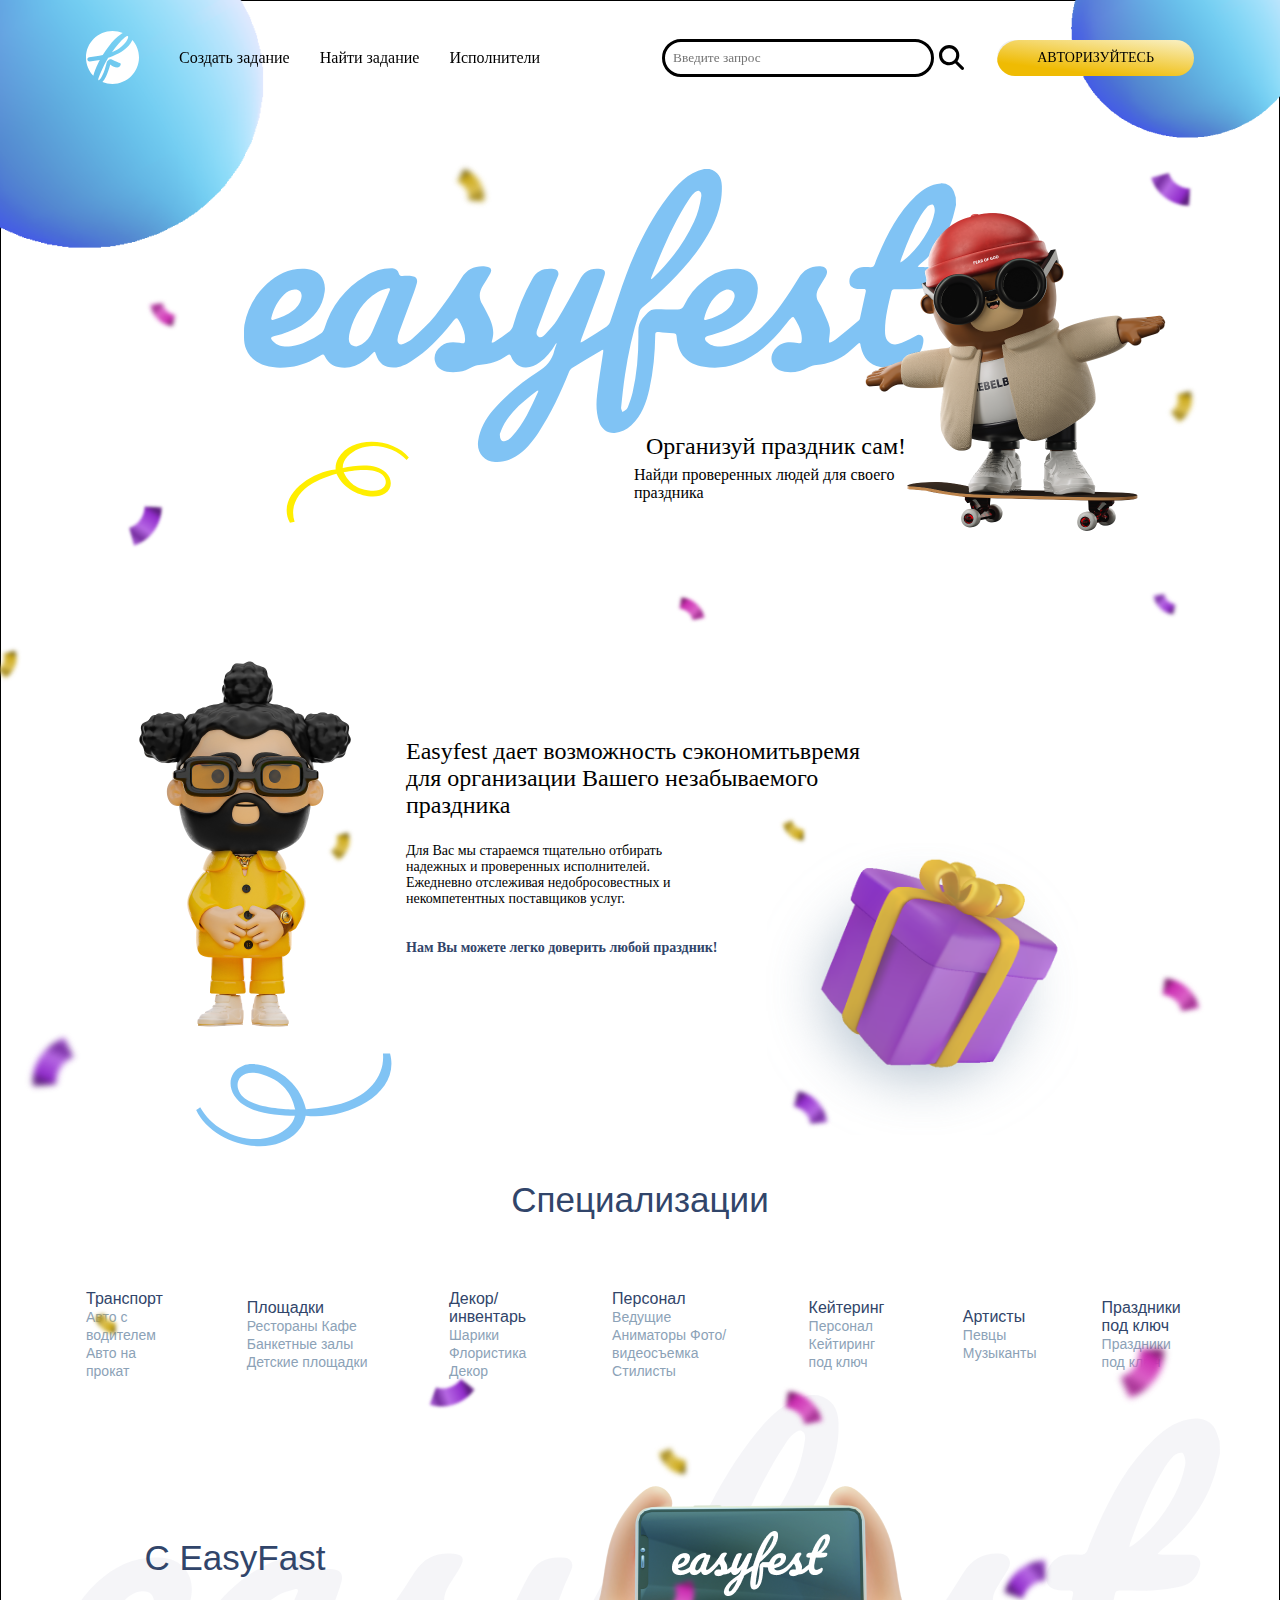
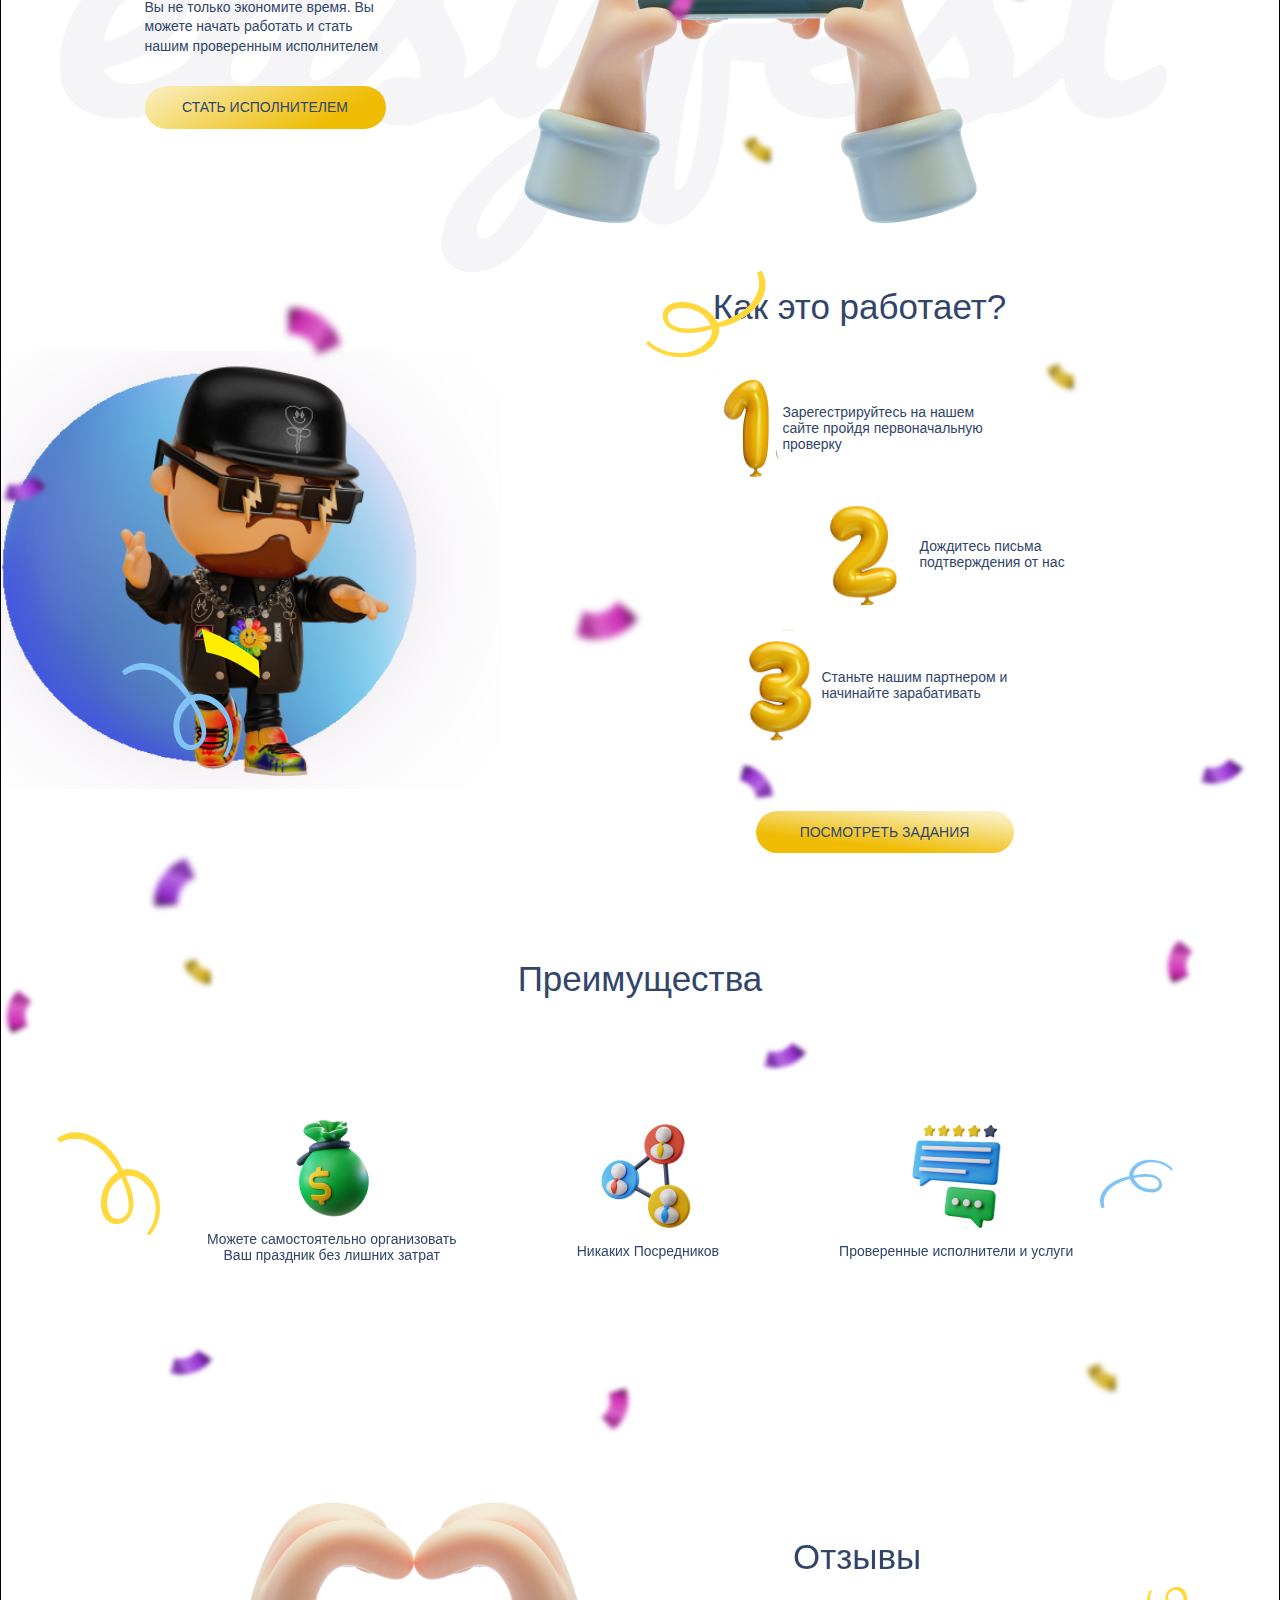
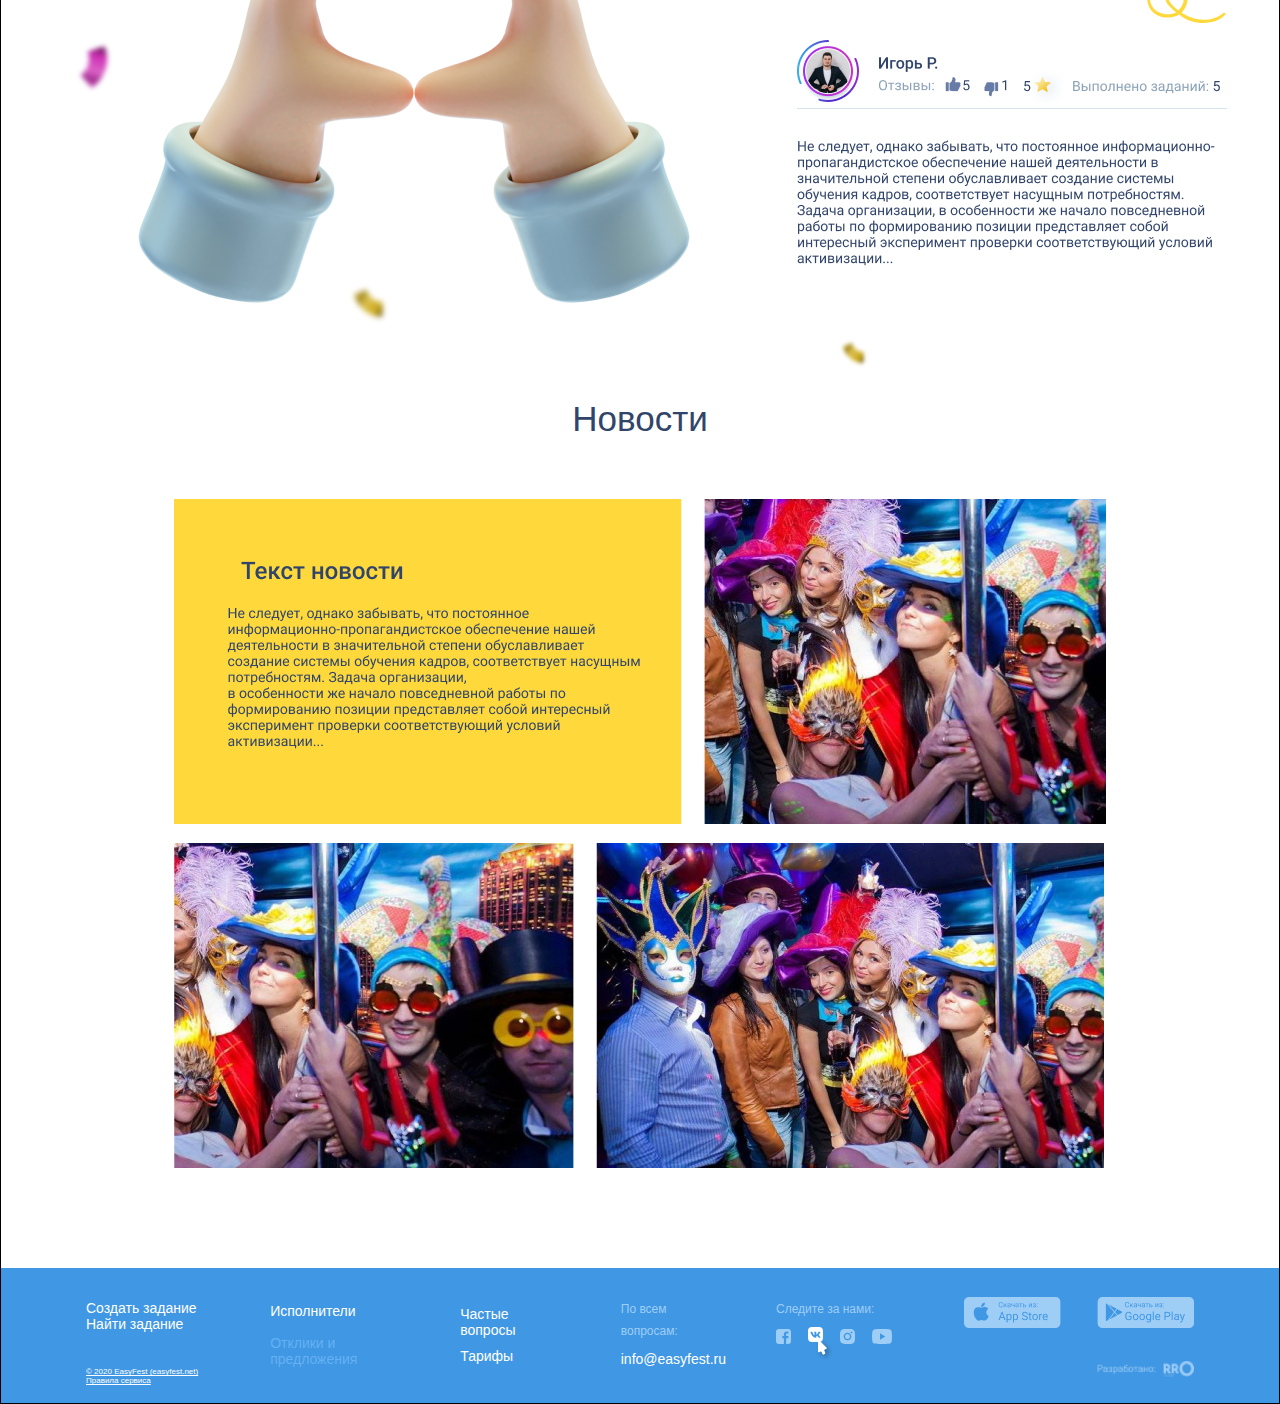
<file: index.html>
<!DOCTYPE html>
<html lang="en">
<head>
    <meta charset="UTF-8">
    <meta name="viewport" content="width=device-width, initial-scale=1.0">
    <title>Easyfest</title>
    <link rel="stylesheet" href="./style.css">
</head>
<body>
    <header class="head" id="head2">
        <img src="./img/Rectangle (1).png" alt="" class="head__img">
        <img src="./img/Rectangle (3).png" alt="" class="head__img2">
        <div class="head__block">
            <div class="head__block1">
                <svg xmlns="http://www.w3.org/2000/svg" width="53" height="53" viewBox="0 0 53 53" fill="none" class="head__ico-titlee">
                    <path d="M12.402 31.8169C12.8536 30.8947 13.3241 29.9819 13.8087 29.0691C10.4918 29.7043 7.24545 30.0854 3.77798 30.4901C3.6933 30.4995 3.60861 30.5042 3.52392 30.5042C2.43711 30.5042 1.49614 29.6902 1.3644 28.5797C1.22326 27.3846 2.07954 26.3071 3.27457 26.1659C7.94647 25.6201 12.1996 25.1214 16.7539 23.9403C18.5559 21.0231 20.5366 18.1717 22.7055 15.3768C26.7941 10.1163 30.8496 6.09331 34.877 3.29838C35.545 2.83256 36.1943 2.43262 36.8248 2.07972C33.649 0.74343 30.1627 0 26.4976 0C11.8656 0 0 11.8667 0 26.5C0 33.6049 2.79938 40.0464 7.34896 44.8034C8.11114 41.4862 9.80018 37.1574 12.402 31.8169Z" fill="white"/>
                    <path d="M38.3962 6.70501C36.7259 8.1307 34.7781 10.1493 32.5527 12.7513C30.3274 15.358 28.1208 18.1858 25.9377 21.2301C29.6263 19.6868 32.8256 17.7671 35.5262 15.4662C38.2268 13.1653 40.2169 10.7468 41.4919 8.21069C42.3764 6.39917 42.4423 5.31226 41.7037 4.95466C41.1673 4.69587 40.0664 5.27932 38.3962 6.70501Z" fill="white"/>
                    <path d="M46.3616 8.96338C46.2157 9.32568 46.0558 9.69269 45.8723 10.0738C42.8235 16.3271 36.1756 21.4417 25.9426 25.4224C25.8579 25.4694 25.7732 25.5165 25.6791 25.5541C24.4794 26.0435 23.322 26.4716 22.1928 26.8575C20.5038 29.5818 19.13 32.0285 18.0761 34.1977C16.5847 37.2561 15.1591 40.4415 13.7947 43.7635C12.6326 46.5913 12.1433 48.2946 12.3127 48.8828C12.4585 48.9769 12.6044 49.0757 12.7549 49.1651C13.6065 49.2168 14.7074 47.8711 16.053 45.1139C17.1822 42.7989 18.1184 40.4839 18.8618 38.1642C19.6052 35.8492 20.2968 33.3554 20.9366 30.6923C21.0966 30.2923 21.4589 29.8641 22.0329 29.4077C22.6021 28.9513 23.2044 28.6031 23.8395 28.3584C24.47 28.1185 24.9499 28.0761 25.2792 28.2314C25.872 28.5231 26.5683 28.8995 27.3729 29.3607C27.6269 29.5206 27.928 29.6853 28.2856 29.8594C29.4712 30.4382 30.8403 30.9793 32.3976 31.478C32.647 31.5627 32.9151 31.6568 33.1974 31.7603C33.4797 31.8592 33.7526 31.9768 34.0208 32.1085C34.8488 32.5132 34.9618 33.3413 34.3548 34.5882C33.2116 36.9314 30.798 37.2043 27.1235 35.4116C26.4131 35.0634 25.4533 34.4329 24.2488 33.5107C23.736 35.5387 23.0585 37.736 22.2211 40.0981C21.3789 42.4601 20.6073 44.3704 19.8969 45.8244C18.8148 48.0405 17.6621 49.7626 16.4341 51.0142C19.5393 52.2894 22.9409 52.9999 26.5025 52.9999C41.1392 52.9999 53.0001 41.1332 53.0001 26.4999C53.0001 19.7761 50.4877 13.6404 46.3616 8.96338Z" fill="white"/>
                </svg>
                <div class="head__texts">
                    <h2 class="head__text">Создать задание</h2>
                    <h2 class="head__text">Найти задание</h2>
                    <h2 class="head__text">Исполнители</h2>
                </div>
            </div>
            <div class="search">
                <div class="auto__All">
                    <div class="input__auto">
                        <input type="text" placeholder="Введите запрос" class="search__input">
                        <svg xmlns="http://www.w3.org/2000/svg" viewBox="0 0 512 512" class="search__svg"><!--!Font Awesome Free 6.5.1 by @fontawesome - https://fontawesome.com License - https://fontawesome.com/license/free Copyright 2024 Fonticons, Inc.--><path d="M416 208c0 45.9-14.9 88.3-40 122.7L502.6 457.4c12.5 12.5 12.5 32.8 0 45.3s-32.8 12.5-45.3 0L330.7 376c-34.4 25.2-76.8 40-122.7 40C93.1 416 0 322.9 0 208S93.1 0 208 0S416 93.1 416 208zM208 352a144 144 0 1 0 0-288 144 144 0 1 0 0 288z"/></svg>
                    </div>
                    <div class="auto__poisc-Gift">
                        <div class="box">Gift</div>
                        <div class="box__first">Подарок</div>
                    </div>
                    <div class="auto__poisc-gift">
                        <div class="box">gift</div>
                        <div class="box__first">подарок</div>
                    </div>
                    <div class="auto__poisc-G">
                        <div class="box">Подарок</div>
                        <div class="box__first">Gift</div>
                    </div>
                    <div class="auto__poisc-g">
                        <div class="box">подарок</div>
                        <div class="box__first">gift</div>
                    </div>
                    <div class="auto__poisc-Easyfest">
                        <div class="box">Easyfest</div>
                        <div class="box__first">Изифест</div>
                    </div>
                    <div class="auto__poisc-easyfest">
                        <div class="box">easyfest</div>
                        <div class="box__first">изифест</div>
                    </div>
                    <div class="auto__poisc-E">
                        <div class="box">Изифест</div>
                        <div class="box__first">Easyfest</div>
                    </div>
                    <div class="auto__poisc-e">
                        <div class="box">изифест</div>
                        <div class="box__first">easyfest</div>
                    </div>
                    <div class="auto__poisc-How">
                        <div class="box">How it work</div>
                        <div class="box__first">Как это работает</div>
                    </div>
                    <div class="auto__poisc-how">
                        <div class="box">how it work</div>
                        <div class="box__first">как это работает</div>
                    </div>
                    <div class="auto__poisc-H">
                        <div class="box">Как это работает</div>
                        <div class="box__first">How it work</div>
                    </div>
                    <div class="auto__poisc-h">
                        <div class="box">как это работает</div>
                        <div class="box__first">how it work</div>
                    </div>
                    <div class="auto__poisc-Advantages">
                        <div class="box">Advantages</div>
                        <div class="box__first">Преимущества</div>
                    </div>
                    <div class="auto__poisc-advantages">
                        <div class="box">advantages</div>
                        <div class="box__first">преимущества</div>
                    </div>
                    <div class="auto__poisc-A">
                        <div class="box">Преимущества</div>
                        <div class="box__first">Advantages</div>
                    </div>
                    <div class="auto__poisc-a">
                        <div class="box">преимущества</div>
                        <div class="box__first">advantages</div>
                    </div>
                    <div class="auto__poisc-Reviews">
                        <div class="box">Reviews</div>
                        <div class="box__first">Отзывы</div>
                    </div>
                    <div class="auto__poisc-reviews">
                        <div class="box">reviews</div>
                        <div class="box__first">отзывы</div>
                    </div>
                    <div class="auto__poisc-R">
                        <div class="box">Отзывы</div>
                        <div class="box__first">Reviews</div>
                    </div>
                    <div class="auto__poisc-r">
                        <div class="box">отзывы</div>
                        <div class="box__first">reviews</div>
                    </div>
                    <div class="auto__poisc-News">
                        <div class="box">News</div>
                        <div class="box__first">Новости</div>
                    </div>
                    <div class="auto__poisc-news">
                        <div class="box">news</div>
                        <div class="box__first">новости</div>
                    </div>
                    <div class="auto__poisc-N">
                        <div class="box">Новости</div>
                        <div class="box__first">News</div>
                    </div>
                    <div class="auto__poisc-n">
                        <div class="box">новости</div>
                        <div class="box__first">news</div>
                    </div>
                </div>
            </div>
                <button class="head__btn">
                    Авторизуйтесь
                </button>
        </div>
        <div class="block2__head">
            <svg xmlns="http://www.w3.org/2000/svg" width="712" height="293" viewBox="0 0 712 293" fill="none" class="SVG">
                <path d="M705.523 16.8536C703.034 14.981 699.85 14.2211 696.745 14.3839C686.736 14.9538 678.975 20.1375 671.989 26.6781C653.791 43.776 642.791 66.0575 633.076 89.0446C632.3 90.8901 631.658 92.7627 630.962 94.6353C630.025 97.1593 628.848 98.2449 626.305 98.1363C623.415 98.0006 620.524 98.0006 617.634 98.1363C609.819 98.5434 603.129 108.666 606.126 116.021C606.768 117.595 609.177 118.952 611.024 119.414C613.78 120.119 616.751 120.038 619.641 120.065C621.755 120.092 622.13 120.906 621.702 122.888C619.748 131.572 617.955 140.257 616.055 148.941C615.868 149.756 615.6 150.733 615.038 151.221C607.304 157.707 599.516 164.14 591.701 170.517C590.309 171.657 588.596 172.444 586.991 173.258C586.402 173.557 585.626 173.448 584.957 173.503C584.983 172.878 584.983 172.254 585.037 171.63C585.305 167.233 586.455 162.674 585.626 158.494C584.448 152.415 581.022 146.689 578.748 140.935C577.784 138.52 576.499 136.267 575.081 134.123C571.816 129.184 571.843 124.136 574.466 119.387C576.714 115.316 579.363 111.489 581.718 107.499C584.796 102.262 582.361 97.5664 576.339 97.3493C566.677 96.9693 559.746 100.823 554.527 109.209C543.528 126.931 532.421 144.708 516.979 158.956C506.327 168.78 493.802 175.375 479.35 177.275C473.088 178.089 466.879 177.221 462.088 172.254C460.134 170.219 460.884 167.749 463.614 167.043C476.219 163.678 488.503 159.526 498.593 150.733C508.04 142.509 513.633 132.223 513.848 119.441C514.035 109.345 506.381 101.013 496.478 100.009C482.588 98.5977 470.572 103.211 459.786 111.652C451.329 118.247 444.772 126.497 440.169 136.24C438.724 139.28 436.77 140.42 433.719 140.392C426.547 140.338 419.401 140.474 412.229 140.284C408.75 140.202 405.94 141.288 403.611 143.812C401.925 145.63 400.239 147.449 398.66 149.348C395.529 153.175 394.298 157.49 394.351 162.565C394.646 183.137 393.254 203.573 388.544 223.629C387.42 228.46 385.573 233.128 383.994 237.823C383.7 238.719 383.245 239.75 382.549 240.32C381.318 241.351 379.846 242.111 378.454 242.98C377.972 241.514 376.955 240.021 377.116 238.61C378.267 227.619 379.337 216.6 381.023 205.69C384.315 184.467 388.731 163.488 395.368 143.052C395.93 141.315 396.974 139.768 398.366 138.601C418.197 121.775 437.038 103.971 452.587 82.8839C463.774 67.7401 473.007 51.4836 476.701 32.6759C477.718 27.5194 477.985 22.1458 477.851 16.8807C477.637 8.71177 474.105 2.41541 465.407 0.108558C463.64 0.0814184 461.901 0.0271395 460.134 0C443.461 3.8538 432.89 15.7138 423.228 28.5779C405.618 51.9721 392.719 78.0531 382.335 105.383C376.393 121.069 371.603 137.19 366.116 153.067C365.581 154.586 364.056 156.568 362.717 157.463C355.01 162.511 347.168 167.342 339.353 172.227C338.47 172.77 337.48 173.15 336.543 173.584C336.757 172.58 336.811 171.521 337.159 170.544C344.037 151.954 350.969 133.363 357.847 114.773C358.89 111.923 359.881 109.046 360.657 106.115C361.647 102.316 360.443 100.389 356.696 99.9818C345.241 98.6791 340.156 102.587 335.5 111.272C328.3 124.706 320.967 138.058 313.099 151.085C309.968 156.269 305.472 160.666 301.27 165.144C299.611 166.908 297.282 169.269 294.552 167.695C291.662 166.012 292.492 162.728 293.375 160.313C298.272 146.77 303.357 133.336 308.496 119.902C310.209 115.451 312.43 111.19 314.063 106.712C315.32 103.32 313.42 100.307 309.888 99.9547C299.53 98.9505 292.947 101.556 288.156 110.132C279.993 124.733 273.57 140.067 269.235 156.296C268.673 158.44 267.335 160.828 265.648 162.158C260.59 166.148 255.211 169.676 249.885 173.313C249.35 173.665 248.52 173.584 247.824 173.72C247.824 173.204 247.691 172.634 247.851 172.173C251.357 161.833 247.691 152.768 243.007 143.893C241.482 141.017 239.929 138.167 238.324 135.372C234.63 128.994 234.951 122.806 238.859 116.645C241.241 112.9 243.756 109.236 245.817 105.355C248.547 100.226 247.209 98.0278 241.455 97.5121C231.258 96.6436 223.39 99.819 217.529 109.101C209.339 122.046 200.695 134.775 191.167 146.743C184.37 155.292 175.993 162.593 168.017 170.11C165.609 172.39 162.263 173.855 159.105 175.022C155.814 176.244 153.271 174.29 153.512 170.762C153.699 168.102 154.288 165.388 155.225 162.891C160.096 149.566 165.154 136.322 170.078 122.996C171.122 120.146 172.112 117.27 172.835 114.339C173.798 110.322 172.407 107.798 168.446 107.201C165.1 106.685 161.621 106.848 158.222 107.038C156.509 107.147 155.145 105.871 154.743 104.188C154.074 101.366 151.424 99.4661 148.534 99.3576C138.605 99.0591 129.532 102.126 121.182 107.174C101.003 119.359 87.2738 136.783 80.3154 159.634C79.8069 161.317 78.2547 163.57 76.8095 164.574C67.8172 170.816 58.1825 175.782 47.2097 177.194C40.7331 178.008 34.2833 177.574 29.2518 172.444C26.0671 169.187 26.3615 168.129 30.59 167.016C39.8499 164.628 48.869 161.507 57.1655 156.649C70.1188 149.05 78.5491 138.221 80.6634 122.833C82.3494 110.485 75.177 101.122 63.0266 99.9818C47.3703 98.4891 34.2833 104.46 22.9893 114.854C10.839 126.009 3.34536 139.823 0.401443 155.998C0.133814 158.033 0 160.15 0 162.267V168.156C0 172.173 0.562021 176.244 2.08751 179.962C5.48639 188.212 11.963 193.694 21.2497 196.598C29.4124 199.149 37.7624 199.014 46.0857 198.064C57.1388 196.815 67.1213 192.365 76.5419 186.53C78.7364 185.173 79.7267 185.091 80.9578 187.588C83.5805 192.962 88.3175 197.06 94.1519 198.064C99.8256 199.041 105.526 198.905 111.039 196.788C117.703 194.237 123.136 189.922 128.034 184.793C130.844 181.834 130.817 181.807 132.102 185.661C135.019 194.509 140.773 198.661 149.926 198.471C156.376 198.335 161.942 195.54 167.241 192.175C183.031 182.106 195.744 168.672 207.439 154.125C212.845 147.422 212.792 147.259 216.753 154.885C219.429 160.014 221.302 165.388 221.035 171.386C220.928 173.665 220.018 174.561 217.85 174.181C217.101 174.045 216.378 173.91 215.629 173.801C209.018 172.797 202.515 172.661 196.948 177.166C192.184 181.02 189.535 186.014 190.926 192.283C193.175 202.433 204.094 204.116 215.093 202.868C219.59 202.352 223.818 200.588 227.752 198.308C229.947 197.06 232.57 196.164 235.085 195.974C245.228 195.16 254.702 192.5 263.052 186.502C265.488 184.766 266.264 185.227 267.094 187.507C269.342 193.613 274.748 198.172 281.144 198.525C286.657 198.851 291.207 196.625 295.409 193.613C302.153 188.782 307.292 182.432 311.467 175.24C311.734 174.805 312.136 174.452 312.484 174.045C312.457 174.561 312.51 175.077 312.376 175.538C311.707 177.601 310.744 179.582 310.262 181.726C308.068 191.388 302.153 197.494 293.964 202.84C277.317 213.75 261.714 226.18 248.734 241.596C241.375 250.334 236.049 260.105 234.202 271.612C232.329 283.173 239.662 292.292 251.143 292.943C258.556 293.351 265.354 291.559 271.643 287.597C281.224 281.545 288.183 272.942 294.419 263.633C307.131 244.689 316.498 223.982 325.089 202.868C325.704 201.375 326.802 199.719 328.113 198.905C337.614 193.043 347.249 187.371 356.856 181.672C357.552 181.265 358.409 181.129 359.212 180.857C359.212 181.672 359.292 182.513 359.158 183.327C357.124 197.385 354.742 211.389 353.11 225.475C352.039 234.756 352.093 244.147 355.251 253.157C357.74 260.295 363.949 264.501 370.746 263.904C377.196 263.361 382.656 260.729 387.366 256.251C397.697 246.426 402.3 233.644 405.351 220.182C409.392 202.352 410.971 184.196 411.239 165.931C411.265 163.217 411.988 162.565 414.985 163.081C419.669 163.922 424.406 164.139 429.17 164.139C431.792 164.139 432.381 164.954 432.622 167.722C434.067 185.281 442.792 195.024 460.027 197.792C470.947 199.556 481.839 198.769 492.303 194.861C512.028 187.479 526.72 174.48 541.387 155.808C543.554 153.067 544.866 151.33 546.793 149.538C547.542 148.833 548.907 146.689 550.459 149.24C554.367 155.753 558.113 162.348 557.765 170.409C557.605 174.208 557.337 174.507 553.59 173.937C548.372 173.123 543.18 172.688 538.095 174.67C531.618 177.194 526.935 184.223 527.497 190.6C528.032 196.843 533.117 201.565 540.637 202.813C549.148 204.225 557.043 202.515 564.59 198.335C566.972 197.005 569.568 196.137 572.271 195.92C584.127 194.97 594.832 191.062 604.119 183.463C607.437 180.749 610.702 177.899 613.807 174.941C615.627 173.204 616.189 173.774 616.483 175.864C616.564 176.515 616.697 177.139 616.831 177.791C619.267 188.592 625.154 196.191 636.395 198.01C649.455 200.126 661.258 196.653 671.508 188.185C675.71 184.711 678.252 180.097 679.108 174.615C679.59 171.549 679.965 168.21 676.967 166.365C674.13 164.601 671.856 167.152 669.367 168.373C664.309 170.843 659.25 173.693 653.898 175.104C647.127 176.868 641.935 172.363 641.185 165.279C641.105 164.411 641.078 163.542 641.052 162.674C640.837 148.833 644.397 135.616 647.528 122.318C648.037 120.146 649.589 120.146 651.248 120.146C657.671 120.146 664.121 120.472 670.518 120.038C676.566 119.631 682.668 118.952 688.529 117.46C694.577 115.913 698.431 111.462 699.769 105.057C700.545 101.312 698.164 98.2449 694.363 98.1635C688.69 98.0549 683.016 98.1635 677.342 98.1092C676.111 98.1092 674.88 97.8378 673.649 97.7021C674.505 96.8065 675.308 95.8023 676.245 95.0153C691.366 82.5854 703.141 67.713 708.896 48.5254C710.127 44.4002 710.956 40.1393 712 35.9598C711.92 33.4087 711.839 30.9933 711.759 28.415C710.367 24.2355 709.565 19.8932 705.523 16.8536ZM407.224 108.612C417.983 81.4184 429.036 54.3604 445.254 29.8806C446.619 27.818 448.091 25.7282 449.938 24.127C451.329 22.9057 453.845 21.413 455.023 21.9558C456.468 22.6072 457.645 23.9099 457.298 27.2752C455.933 36.6383 453.711 44.7801 450.018 52.8677C440.116 74.525 425.691 92.8441 408.723 109.182C408.268 109.643 407.545 109.833 406.957 110.132C407.037 109.616 407.037 109.074 407.224 108.612ZM27.4052 148.48C29.7336 139.741 33.6142 131.898 40.1443 125.601C43.0615 122.779 46.4871 120.852 50.6354 120.581C54.8104 120.309 57.5937 122.752 57.6473 126.877C57.0852 132.821 54.0343 137.516 49.4043 141.207C43.5165 145.902 36.7187 148.724 29.5462 150.678C27.4855 151.248 26.8164 150.705 27.4052 148.48ZM145.724 121.422C139.863 135.372 134.162 149.403 128.06 163.244C125.919 168.102 122.547 172.308 117.891 175.131C116.204 176.162 114.251 176.678 112.404 177.438C107.533 177.031 104.937 174.751 104.857 169.947C104.83 167.396 105.285 164.764 105.981 162.267C110.477 145.685 118.908 131.844 133.868 122.969C136.919 121.151 140.639 120.445 144.065 119.332C146.045 118.735 146.42 119.766 145.724 121.422ZM294.124 222.652C286.738 238.529 279.967 254.812 267.736 267.758C266.291 269.305 264.498 270.662 262.624 271.612C258.663 273.62 255.532 271.313 255.88 264.664C256.87 262.411 258.315 258.042 260.59 254.215C267.335 242.898 277.103 234.404 287.246 226.343C289.173 224.796 291.18 223.331 293.161 221.865C293.455 221.648 293.91 221.594 294.258 221.458C294.231 221.865 294.285 222.327 294.124 222.652ZM460.295 148.887C463.025 139.117 467.093 130.107 475.389 123.892C477.851 122.046 481.063 121.205 482.535 120.554C488.69 120.581 491.313 123.783 490.51 128.315C489.547 133.716 486.549 137.841 482.455 141.18C476.594 145.929 469.796 148.779 462.623 150.678C461.178 151.031 459.599 151.411 460.295 148.887ZM683.819 62.0408C677.449 73.9008 669.153 84.1595 658.528 92.3556C657.912 92.8441 657.109 93.0341 656.387 93.3869C656.494 92.6813 656.494 91.8942 656.735 91.2429C662.382 75.7734 668.323 60.4125 676.941 46.3271C678.841 43.206 681.009 40.1664 683.497 37.5339C684.702 36.2583 687.137 35.1456 688.663 35.4984C689.144 35.607 689.519 36.2312 689.867 37.0182C690.723 39.0266 690.964 41.2791 690.536 43.4231C689.171 50.0995 686.95 56.233 683.819 62.0408Z" fill="#80C3F4"/>
            </svg>
            <img src="./img/5.png" alt="" class="head__img3">
            <div class="head__block2-texts">
                <h2 class="head__title">Организуй праздник сам!</h2>
                <h2 class="head__text2">Найди проверенных людей для своего праздника</h2>
            </div>
            <img src="./img/леска желтая.svg" alt="" class="confeti1">
            <img src="./img/Rectangle (4).png" alt="" class="confeti2">
            <img src="./img/Rectangle (5).png" alt="" class="confeti3">
            <img src="./img/Rectangle (2).png" alt="" class="confeti4">
            <img src="./img/Rectangle.png" alt="" class="confeti5">
            <img src="./img/Rectangle (6).png" alt="" class="confeti6">
            <img src="./img/Rectangle (8).png" alt="" class="confeti7">
            <img src="./img/Rectangle (9).png" alt="" class="confeti8">
        </div>
    </header>
    <main class="main">
        <div class="block2" id="block2">
            <div class="block2__img1">
                <img src="./img/3.png" alt="" class="block2__img-man">
                <img src="./img/Rectangle (10).png" alt="" class="block2__confeti1">
                <img src="./img/Rectangle (10).png" alt="" class="block2__confeti2">
                <img src="./img/Vector.svg" alt="" class="block2__confeti3">
                <img src="./img/Rectangle (13).png" alt="" class="block2__confeti4">
            </div>
            <div class="block2__texts">
                <h2 class="block2__text1">Еasyfest дает возможность сэкономитьвремя для организации Вашего незабываемого праздника</h2>
                <h2 class="block2__text2">Для Вас мы стараемся тщательно отбирать надежных и проверенных исполнителей. Ежедневно отслеживая недобросовестных и некомпетентных поставщиков услуг.</h2>
                <h2 class="block2__text3">Нам Вы можете легко доверить любой праздник!</h2>
            </div>
            <div class="block2__img2">
                <!-- <img src="./img/899723354.png" alt="" class="block2__img"> -->
                <img src="./img/Group 3979.png" alt="" class="block2__img">
                <img src="./img/Rectangle (15).png" alt="" class="block2__confeti5">
                <img src="./img/Rectangle (12).png" alt="" class="block2__confeti6">
                <img src="./img/Rectangle (14).png" alt="" class="block2__confeti7">
            </div>
        </div>
        <h2 class="block3__title">Специализации</h2>
            <div class="block3__box">
                <div class="block3__block">
                    <a href="" class="block3__block-title">Транспорт</a>
                    <a href="" class="block3__block-text">Авто с водителем</a>
                    <a href="" class="block3__block-text">Авто на прокат</a>
                </div>
                <div class="block3__block">
                    <a href="" class="block3__block-title">Площадки</a>
                    <a href="" class="block3__block-text">Рестораны</a>
                    <a href="" class="block3__block-text">Кафе</a>
                    <a href="" class="block3__block-text">Банкетные залы</a>
                    <a href="" class="block3__block-text">Детские площадки</a>
                </div>
                <div class="block3__block">
                    <a href="" class="block3__block-title">Декор/инвентарь</a>
                    <a href="" class="block3__block-text">Шарики</a>
                    <a href="" class="block3__block-text">Флористика</a>
                    <a href="" class="block3__block-text">Декор</a>
                </div>
                <div class="block3__block">
                    <a href="" class="block3__block-title">Персонал</a>
                    <a href="" class="block3__block-text">Ведущие</a>
                    <a href="" class="block3__block-text">Аниматоры</a>
                    <a href="" class="block3__block-text">Фото/видеосъемка</a>
                    <a href="" class="block3__block-text">Стилисты</a>
                </div>
                <div class="block3__block">
                    <a href="" class="block3__block-title">Кейтеринг</a>
                    <a href="" class="block3__block-text">Персонал</a>
                    <a href="" class="block3__block-text">Кейтиринг под ключ</a>
                </div>
                <div class="block3__block">
                    <a href="" class="block3__block-title">Артисты</a>
                    <a href="" class="block3__block-text">Певцы</a>
                    <a href="" class="block3__block-text">Музыканты</a>
                </div>
                <div class="block3__block">
                    <a href="" class="block3__block-title">Праздники под ключ</a>
                    <a href="" class="block3__block-text">Праздники под ключ</a>
                </div>
            </div>
        <div class="block3" id="block3">
                <svg width="1160" height="477" viewBox="0 0 1160 477" fill="none" xmlns="http://www.w3.org/2000/svg" class="block3__bgraund">
                    <path d="M1149.45 27.4374C1145.39 24.3888 1140.2 23.1517 1135.15 23.4168C1118.84 24.3447 1106.19 32.7836 1094.81 43.4316C1065.16 71.2667 1047.24 107.541 1031.42 144.963C1030.15 147.968 1029.11 151.016 1027.97 154.065C1026.45 158.174 1024.53 159.941 1020.38 159.765C1015.68 159.544 1010.97 159.544 1006.26 159.765C993.526 160.427 982.625 176.907 987.509 188.881C988.555 191.444 992.479 193.653 995.488 194.404C999.979 195.553 1004.82 195.42 1009.53 195.464C1012.97 195.508 1013.58 196.834 1012.89 200.059C1009.7 214.198 1006.78 228.336 1003.69 242.475C1003.38 243.8 1002.94 245.391 1002.03 246.186C989.427 256.746 976.739 267.217 964.007 277.6C961.74 279.456 958.949 280.737 956.333 282.062C955.374 282.548 954.109 282.372 953.019 282.46C953.063 281.444 953.063 280.427 953.15 279.411C953.586 272.254 955.461 264.831 954.109 258.027C952.191 248.13 946.609 238.807 942.903 229.441C941.334 225.508 939.241 221.841 936.93 218.351C931.61 210.31 931.654 202.092 935.927 194.36C939.59 187.732 943.906 181.502 947.743 175.008C952.758 166.48 948.79 158.837 938.979 158.483C923.239 157.865 911.946 164.139 903.443 177.791C885.522 206.642 867.427 235.582 842.269 258.778C824.915 274.772 804.509 285.509 780.964 288.601C770.761 289.927 760.645 288.513 752.84 280.427C749.657 277.114 750.878 273.093 755.326 271.944C775.862 266.466 795.876 259.706 812.314 245.391C827.706 232.003 836.819 215.258 837.167 194.448C837.473 178.012 825.002 164.448 808.869 162.813C786.24 160.516 766.662 168.027 749.09 181.768C735.312 192.504 724.629 205.936 717.13 221.797C714.775 226.746 711.592 228.601 706.622 228.557C694.936 228.469 683.294 228.69 671.609 228.38C665.94 228.248 661.362 230.015 657.569 234.124C654.822 237.084 652.075 240.045 649.502 243.137C644.401 249.367 642.395 256.392 642.482 264.654C642.962 298.145 640.695 331.414 633.021 364.065C631.189 371.93 628.181 379.529 625.608 387.173C625.128 388.631 624.387 390.31 623.254 391.238C621.248 392.917 618.85 394.154 616.582 395.568C615.798 393.182 614.141 390.752 614.402 388.454C616.277 370.56 618.021 352.622 620.768 334.861C626.131 300.31 633.326 266.156 644.139 232.887C645.055 230.059 646.755 227.541 649.023 225.641C681.332 198.248 712.028 169.264 737.361 134.934C755.587 110.28 770.63 83.8146 776.647 53.1959C778.304 44.8012 778.74 36.0531 778.522 27.4816C778.173 14.1826 772.418 3.93226 758.247 0.176731C755.369 0.132548 752.535 0.0441827 749.657 0C722.493 6.27394 705.27 25.5818 689.529 46.5244C660.839 84.6098 639.823 127.069 622.905 171.561C613.225 197.099 605.42 223.343 596.482 249.19C595.61 251.665 593.124 254.89 590.944 256.348C578.387 264.566 565.611 272.43 552.879 280.383C551.44 281.267 549.827 281.885 548.301 282.592C548.65 280.958 548.737 279.235 549.304 277.644C560.51 247.379 571.803 217.114 583.009 186.849C584.709 182.209 586.322 177.526 587.587 172.754C589.2 166.569 587.238 163.432 581.134 162.769C562.472 160.648 554.187 167.011 546.601 181.149C534.871 203.019 522.924 224.757 510.105 245.965C505.004 254.404 497.679 261.561 490.833 268.852C488.13 271.724 484.336 275.567 479.889 273.005C475.18 270.266 476.531 264.919 477.97 260.987C485.949 238.94 494.234 217.07 502.606 195.199C505.396 187.953 509.015 181.016 511.675 173.726C513.724 168.203 510.628 163.299 504.873 162.725C487.999 161.09 477.273 165.332 469.468 179.293C456.169 203.064 445.704 228.027 438.641 254.448C437.725 257.939 435.545 261.827 432.798 263.992C424.557 270.486 415.793 276.23 407.116 282.151C406.244 282.725 404.892 282.592 403.759 282.813C403.759 281.974 403.541 281.046 403.802 280.295C409.514 263.461 403.541 248.704 395.91 234.257C393.425 229.573 390.896 224.934 388.28 220.383C382.263 210 382.786 199.927 389.152 189.897C393.033 183.8 397.131 177.835 400.489 171.517C404.936 163.167 402.756 159.588 393.381 158.748C376.769 157.335 363.95 162.504 354.401 177.614C341.058 198.69 326.975 219.411 311.452 238.896C300.377 252.813 286.73 264.698 273.736 276.937C269.812 280.648 264.362 283.034 259.217 284.934C253.854 286.922 249.711 283.741 250.104 277.997C250.409 273.668 251.368 269.249 252.894 265.184C260.83 243.491 269.071 221.93 277.094 200.236C278.794 195.597 280.407 190.913 281.585 186.142C283.154 179.603 280.887 175.494 274.434 174.522C268.984 173.682 263.315 173.947 257.778 174.257C254.987 174.433 252.764 172.357 252.109 169.617C251.019 165.022 246.703 161.93 241.994 161.753C225.817 161.267 211.036 166.259 197.432 174.477C164.556 194.315 142.188 222.681 130.851 259.883C130.023 262.622 127.494 266.289 125.139 267.924C110.489 278.086 94.7918 286.171 76.9147 288.469C66.3629 289.794 55.8548 289.087 47.6575 280.737C42.4688 275.435 42.9484 273.712 49.8376 271.9C64.9241 268.012 79.6181 262.931 93.1349 255.022C114.238 242.651 127.973 225.022 131.418 199.971C134.165 179.868 122.479 164.625 102.684 162.769C77.1763 160.339 55.8548 170.059 37.4545 186.981C17.659 205.14 5.45031 227.629 0.654037 253.962C0.218012 257.276 0 260.722 0 264.168V273.756C0 280.295 0.915652 286.922 3.40099 292.975C8.93851 306.407 19.4903 315.332 34.6204 320.059C47.9191 324.213 61.5231 323.992 75.0834 322.445C93.0913 320.413 109.355 313.167 124.703 303.668C128.278 301.458 129.892 301.326 131.897 305.391C136.171 314.139 143.888 320.811 153.393 322.445C162.637 324.036 171.925 323.815 180.907 320.369C191.764 316.215 200.615 309.19 208.594 300.84C213.172 296.024 213.129 295.98 215.222 302.254C219.974 316.657 229.349 323.417 244.261 323.108C254.769 322.887 263.839 318.336 272.472 312.858C298.197 296.466 318.908 274.595 337.963 250.913C346.77 240 346.683 239.735 353.136 252.151C357.497 260.501 360.549 269.249 360.113 279.014C359.938 282.725 358.456 284.183 354.924 283.564C353.703 283.344 352.526 283.123 351.305 282.946C340.535 281.311 329.94 281.09 320.871 288.425C313.109 294.698 308.793 302.828 311.06 313.034C314.723 329.559 332.512 332.298 350.433 330.266C357.758 329.426 364.647 326.554 371.057 322.843C374.632 320.81 378.905 319.352 383.004 319.043C399.529 317.718 414.965 313.388 428.569 303.623C432.536 300.796 433.801 301.547 435.153 305.258C438.815 315.199 447.623 322.622 458.044 323.196C467.026 323.727 474.438 320.104 481.284 315.199C492.272 307.335 500.643 296.996 507.445 285.288C507.881 284.581 508.536 284.006 509.102 283.344C509.059 284.183 509.146 285.022 508.928 285.774C507.838 289.131 506.268 292.357 505.483 295.847C501.908 311.576 492.272 321.517 478.929 330.221C451.809 347.983 426.388 368.219 405.241 393.314C393.251 407.541 384.574 423.447 381.565 442.18C378.513 461.002 390.46 475.848 409.165 476.908C421.243 477.571 432.318 474.655 442.565 468.204C458.175 458.351 469.511 444.345 479.671 429.191C500.382 398.351 515.643 364.64 529.639 330.266C530.642 327.836 532.43 325.14 534.566 323.815C550.045 314.271 565.742 305.037 581.395 295.759C582.529 295.096 583.924 294.875 585.232 294.433C585.232 295.759 585.363 297.129 585.145 298.454C581.831 321.341 577.951 344.139 575.291 367.07C573.547 382.18 573.634 397.467 578.779 412.136C582.834 423.756 592.95 430.604 604.025 429.632C614.533 428.749 623.428 424.463 631.102 417.173C647.933 401.179 655.432 380.369 660.403 358.454C666.987 329.426 669.56 299.868 669.996 270.133C670.039 265.715 671.216 264.654 676.1 265.494C683.73 266.863 691.448 267.217 699.209 267.217C703.482 267.217 704.441 268.542 704.834 273.049C707.188 301.635 721.403 317.497 749.483 322.003C767.273 324.875 785.019 323.594 802.067 317.232C834.202 305.214 858.14 284.05 882.034 253.653C885.566 249.19 887.703 246.363 890.842 243.447C892.063 242.298 894.287 238.807 896.815 242.961C903.181 253.564 909.286 264.301 908.719 277.423C908.457 283.609 908.021 284.095 901.917 283.167C893.415 281.841 884.956 281.134 876.671 284.36C866.119 288.469 858.489 299.912 859.405 310.295C860.277 320.457 868.561 328.145 880.813 330.177C894.679 332.475 907.542 329.691 919.838 322.887C923.718 320.722 927.948 319.308 932.352 318.955C951.667 317.408 969.108 311.046 984.238 298.675C989.645 294.257 994.965 289.617 1000.02 284.802C1002.99 281.974 1003.9 282.902 1004.38 286.304C1004.51 287.364 1004.73 288.38 1004.95 289.441C1008.92 307.025 1018.51 319.397 1036.82 322.357C1058.1 325.803 1077.33 320.148 1094.03 306.363C1100.88 300.707 1105.02 293.196 1106.41 284.271C1107.2 279.279 1107.81 273.844 1102.92 270.84C1098.3 267.968 1094.6 272.121 1090.54 274.109C1082.3 278.13 1074.06 282.769 1065.34 285.067C1054.31 287.939 1045.85 280.604 1044.63 269.073C1044.5 267.659 1044.45 266.245 1044.41 264.831C1044.06 242.298 1049.86 220.781 1054.96 199.131C1055.79 195.597 1058.32 195.597 1061.02 195.597C1071.49 195.597 1082 196.127 1092.42 195.42C1102.27 194.757 1112.21 193.653 1121.76 191.223C1131.61 188.704 1137.89 181.458 1140.07 171.031C1141.34 164.934 1137.46 159.941 1131.27 159.809C1122.02 159.632 1112.78 159.809 1103.53 159.72C1101.53 159.72 1099.52 159.279 1097.52 159.058C1098.91 157.6 1100.22 155.965 1101.75 154.684C1126.38 134.448 1145.57 110.236 1154.94 78.9986C1156.95 72.2829 1158.3 65.3462 1160 58.5421C1159.87 54.3889 1159.74 50.4566 1159.61 46.2593C1157.34 39.4551 1156.03 32.3859 1149.45 27.4374ZM663.455 176.819C680.983 132.548 698.991 88.4979 725.414 48.6451C727.638 45.2873 730.036 41.8852 733.045 39.2784C735.312 37.2902 739.411 34.8601 741.329 35.7438C743.684 36.8042 745.602 38.9249 745.035 44.4036C742.812 59.6466 739.193 72.9014 733.175 86.0679C717.042 121.326 693.541 151.149 665.897 177.747C665.156 178.498 663.978 178.807 663.019 179.293C663.15 178.454 663.15 177.57 663.455 176.819ZM44.6489 241.723C48.4423 227.497 54.7647 214.728 65.4037 204.477C70.1564 199.882 75.7375 196.745 82.4959 196.304C89.2978 195.862 93.8325 199.838 93.9197 206.554C93.0041 216.23 88.0334 223.874 80.4902 229.882C70.8976 237.526 59.8226 242.121 48.1371 245.302C44.7797 246.23 43.6897 245.346 44.6489 241.723ZM237.415 197.673C227.866 220.383 218.579 243.226 208.638 265.759C205.15 273.668 199.656 280.516 192.069 285.111C189.322 286.79 186.139 287.629 183.13 288.866C175.195 288.204 170.965 284.492 170.834 276.672C170.791 272.519 171.532 268.233 172.666 264.168C179.991 237.173 193.726 214.639 218.1 200.192C223.07 197.231 229.131 196.083 234.712 194.271C237.939 193.299 238.549 194.978 237.415 197.673ZM479.191 362.475C467.157 388.322 456.125 414.831 436.199 435.906C433.845 438.425 430.923 440.634 427.871 442.18C421.418 445.45 416.316 441.694 416.883 430.87C418.496 427.202 420.851 420.089 424.557 413.859C435.545 395.435 451.46 381.606 467.985 368.484C471.125 365.965 474.395 363.579 477.621 361.193C478.101 360.84 478.842 360.752 479.409 360.531C479.365 361.193 479.453 361.945 479.191 362.475ZM749.919 242.386C754.366 226.48 760.994 211.812 774.511 201.694C778.522 198.69 783.754 197.32 786.152 196.259C796.181 196.304 800.454 201.517 799.146 208.896C797.576 217.688 792.693 224.404 786.022 229.838C776.473 237.57 765.398 242.209 753.712 245.302C751.358 245.877 748.785 246.495 749.919 242.386ZM1114.09 101.002C1103.71 120.309 1090.19 137.011 1072.88 150.354C1071.88 151.149 1070.57 151.458 1069.39 152.033C1069.57 150.884 1069.57 149.603 1069.96 148.542C1079.16 123.358 1088.84 98.3507 1102.88 75.4198C1105.98 70.3388 1109.51 65.3904 1113.56 61.1046C1115.53 59.0281 1119.49 57.2166 1121.98 57.7909C1122.76 57.9677 1123.37 58.9839 1123.94 60.2652C1125.34 63.5347 1125.73 67.2019 1125.03 70.6923C1122.81 81.5612 1119.19 91.5465 1114.09 101.002Z" fill="#EDEEF2" fill-opacity="0.56" />
                </svg>
            <div class="block3__block2"></div>
                <div class="block3__texts">
                    <h2 class="block3__block2-text1">С EasyFast</h2>
                    <h2 class="block3__block2-text2">Вы не только экономите время. Вы можете начать работать и стать нашим проверенным исполнителем</h2>
                    <button class="block3__btn">СТАТЬ ИСПОЛНИТЕЛЕМ</button>
                </div>
                <div class="block3__img">
                    <img src="./img/Group 4017.png" alt="">
                    <img src="./img/Rectangle (5).png" alt="" class="block3__confeti1">
                    <img src="./img/Rectangle (15).png" alt="" class="block3__confeti2">
                    <img src="./img/Rectangle (16).png" alt="" class="block3__confeti3">
                    <img src="./img/Rectangle (14).png" alt="" class="block3__confeti4">
                    <img src="./img/Rectangle (15).png" alt="" class="block3__confeti5">
                    <img src="./img/Rectangle (17).png" alt="" class="block3__confeti6">
                    <svg width="123" height="109" viewBox="0 0 123 109" fill="none" xmlns="http://www.w3.org/2000/svg" class="block3__confeti7">
                        <path d="M74.0922 69.1164C74.615 72.8065 74.0668 76.6899 72.125 80.7321C60.561 104.809 17.8914 104.366 1.28218 85.3399C1.97664 84.4904 2.72814 83.7085 3.36558 82.7913C15.0745 94.3936 36.4824 99.0273 52.0297 91.33C60.9518 86.9268 67.8627 79.2284 67.0371 71.1325C52.8203 74.9685 33.9697 78.1851 23.3866 69.1056C16.5238 63.2581 15.2338 53.6341 22.8942 47.8023C33.0143 40.078 61.535 43.8105 72.9843 64.8708C82.344 61.6848 91.6116 57.1338 96.9832 53.3975C110.999 43.8114 117.848 28.7149 111.857 14.2757C113.41 13.8877 114.97 13.4389 116.482 12.8616C132.043 37.6884 101.32 64.8261 74.0922 69.1164ZM37.2895 49.8985C21.3761 49.4875 19.7049 60.827 26.7765 66.5737C36.4625 74.4483 60.537 68.1572 65.8646 66.88C61.8799 59.9856 54.8968 50.3678 37.2895 49.8985Z" fill="#FFD93B" />
                    </svg>
                    <img src="./img/Rectangle(18).png" alt="" class="block3__confeti8">
                </div>
            </div>
        </div>
        <div class="block4" id="block4">
            <div class="block4__images">
                <div class="man">
                    <!-- <img src="./img/Group 3980.png" alt="" class="block4__bgraund"> -->
                    <img src="./img/4.png" alt="" class="block4__img-man">
                </div>
                <img src="./img/Rectangle (19).png" alt="" class="block4__confeti1">
                <img src="./img/Rectangle (20).png" alt="" class="block4__confeti2">
                <svg width="117" height="120" viewBox="0 0 117 120" fill="none" xmlns="http://www.w3.org/2000/svg" class="block4__confeti3">
                    <path d="M69.6446 44.3721C73.2931 42.9386 77.4187 42.4277 82.07 43.1419C109.775 47.3931 120.431 86.2743 105.243 106.307C104.191 105.896 103.193 105.417 102.087 105.076C110.937 91.4242 110.115 70.771 98.172 58.6456C91.3328 51.6836 81.6377 47.4048 73.5495 50.2581C81.1858 62.1777 89.3933 78.4682 82.8371 90.4417C78.6269 98.1958 69.0924 101.868 61.1165 96.4233C50.5592 89.2356 46.9606 62.3545 65.5788 46.4816C59.874 38.8058 52.7932 31.5682 47.5625 27.6587C34.0814 17.4157 16.8148 15.1149 3.56594 24.309C2.76358 22.9988 1.89691 21.6975 0.911341 20.4746C22.3219 -0.112391 58.1544 20.7495 69.6446 44.3721ZM59.518 82.8003C63.2402 97.3647 75.3052 95.9373 79.3576 88.0197C84.9117 77.1742 72.1906 56.9364 69.4934 52.428C63.4601 57.8392 55.4144 66.6819 59.518 82.8003Z" fill="#80C3F4" />
                </svg>
                <img src="./img/Rectangle (21).png" alt="" class="block4__confeti4">
                <img src="./img/Rectangle (22).png" alt="" class="block4__confeti5">
                <img src="./img/Rectangle (12).png" alt="" class="block4__confeti6">
                <img src="./img/Rectangle (22).png" alt="" class="block4__confeti7">
                <img src="./img/Vector.png" alt="" class="block4__confeti8">
                <img src="./img/Rectangle (23).png" alt="" class="block4__confeti9">
            </div>
            <div class="block4__box2">
                <h2 class="block4__box2-title">Как это работает?</h2>
                <div class="block4__texts">
                    <div class="block4__inside1">
                        <img src="./img/pngkey 3.png" alt="" class="block4__img1">
                        <h2 class="block4__text1">Зарегестрируйтесь на нашем сайте пройдя первоначальную проверку</h2>
                    </div>
                    <div class="block4__inside2">
                        <img src="./img/pngkey 2.png" alt="" class="block4__img2">
                        <h2 class="block4__text2">Дождитесь письма подтверждения от нас</h2>
                    </div>
                    <div class="block4__inside3">
                        <img src="./img/pngkey 1.png" alt="" class="block4__img3">
                        <h2 class="block4__text3">Станьте нашим партнером и начинайте зарабативать</h2>
                    </div>
                </div>
                <button class="block4__btn">ПОСМОТРЕТЬ ЗАДАНИЯ</button>
            </div>
        </div>
        <div class="block5" id="block5">
            <h2 class="block5__title">Преимущества</h2>
            <div class="block5__box">
                <div class="block5__inside">
                    <img src="./img/5143265 1.png" alt="" class="block5__img1">
                    <h2 class="block5__text1">Можете самостоятельно организовать Ваш праздник без лишних затрат</h2>
                </div>
                <div class="block5__inside">
                    <img src="./img/5143070 1.png" alt="" class="block5__img2">
                    <h2 class="block5__text2">Никаких Посредников</h2>
                </div>
                <div class="block5__inside">
                    <img src="./img/5143421 1.png" alt="" class="block5__img3">
                    <h2 class="block5__text3">Проверенные исполнители и услуги</h2>
                </div>
                <svg width="104" height="108" viewBox="0 0 104 108" fill="none" xmlns="http://www.w3.org/2000/svg" class="block5__svg">
                    <path d="M65.4137 39.8408C69.2273 38.8266 73.3955 38.7806 77.9277 40.0082C104.923 47.3175 110.478 87.0645 92.7796 105.234C91.7866 104.71 90.857 104.123 89.8007 103.661C100.37 91.1114 102.23 70.5385 91.9278 57.1806C86.0302 49.513 76.9452 44.1873 68.5333 46.1137C74.5806 58.7867 80.6294 75.8578 72.5584 86.9996C67.3669 94.2189 57.4108 96.7958 50.1863 90.5061C40.6212 82.1995 40.528 55.1405 61.0977 41.4788C56.4206 33.23 50.3185 25.2621 45.6245 20.8011C33.5483 9.13813 16.6786 4.92866 2.31348 12.5668C1.68556 11.1779 0.992541 9.79071 0.171144 8.46789C24.1283 -9.5569 57.0516 15.1321 65.4137 39.8408ZM50.363 76.8181C52.1759 91.6767 64.357 91.6084 69.4128 84.2092C76.3412 74.0742 66.3164 52.5847 64.219 47.8127C57.5186 52.5052 48.3725 60.3758 50.363 76.8181Z" fill="#FFD93B" />
                </svg>
                <img src="./img/Rectangle (24).png" alt="" class="block5__confeti1">
                <img src="./img/Rectangle (25).png" alt="" class="block5__confeti2">
                <img src="./img/Rectangle (26).png" alt="" class="block5__confeti3">
                <svg width="74" height="50" viewBox="0 0 74 50" fill="none" xmlns="http://www.w3.org/2000/svg" class="block5__svg2">
                    <path d="M30.168 17.4426C30.0044 15.2434 30.4808 12.9665 31.7864 10.6431C39.5613 -3.19639 64.7389 -1.48286 73.798 10.3289C73.3545 10.8075 72.88 11.2441 72.4676 11.7646C66.0101 4.50788 53.5516 1.0406 44.0687 5.06186C38.6273 7.36124 34.2439 11.6769 34.4131 16.4908C42.9585 14.7067 54.2157 13.4465 60.1076 19.1736C63.9299 22.8637 64.3131 28.5966 59.5606 31.7834C53.2813 36.0052 36.5875 32.8288 30.6552 19.99C25.0034 21.5549 19.3521 23.9299 16.0335 25.9559C7.38078 31.1458 2.74297 39.8368 5.71274 48.576C4.78044 48.7526 3.84128 48.9648 2.92628 49.2546C-5.28573 34.0494 13.922 19.0525 30.168 17.4426ZM51.1431 30.0546C60.5233 30.8388 61.956 24.1926 58.0064 20.555C52.5968 15.5706 38.1342 18.4706 34.9382 19.0444C37.0199 23.2554 40.765 29.1783 51.1431 30.0546Z" fill="#80C3F4" />
                </svg>
                <img src="./img/Rectangle (27).png" alt="" class="block5__confeti4">
                <img src="./img/Rectangle (28).png" alt="" class="block5__confeti5">
                <img src="./img/Rectangle (29).png" alt="" class="block5__confeti6">
            </div>
        </div>
        <div class="block6" id="block6">
            <div class="block6__img">
                <img src="./img/5293039 1.png" alt="" class="block6__imgs">
                <img src="./img/Rectangle (30).png" alt="" class="block6__confeti1">
                <img src="./img/Rectangle (31).png" alt="" class="block6__confeti2">
            </div>
            <div class="block6__texts">
                <h2 class="block6_title">Отзывы</h2>
                <img src="./img/Group 3981.png" alt="">
                <svg width="80" height="36" viewBox="0 0 80 36" fill="none" xmlns="http://www.w3.org/2000/svg" class="block6__confeti3">
                    <path d="M32.2382 27.3965C30.0339 28.7513 27.4265 29.7385 24.3535 30.2183C6.04946 33.0774 -4.84288 15.8961 2.87868 3.35273C3.59953 3.36626 4.29237 3.4236 5.04124 3.39332C0.746359 11.6737 3.41253 21.6638 12.3674 25.4832C17.4974 27.6794 24.1913 28.0488 29.1115 25.2046C22.9549 20.7174 15.9778 14.1869 18.9669 7.13979C20.8797 2.58241 26.6478 -0.921887 32.3538 0.326589C39.9046 1.96984 45.0051 14.5211 34.6417 25.6353C39.114 28.3843 44.4282 30.6726 48.2054 31.6577C57.9574 34.2787 69.3289 32.3257 76.921 25.448C77.5739 25.9479 78.2673 26.4319 79.0293 26.8562C67.3528 40.7825 42.0902 36.9397 32.2382 27.3965ZM34.7935 6.7276C30.8871 0.24365 23.2552 3.09796 21.461 7.70742C19.0014 14.022 29.2971 21.6842 31.5025 23.4155C34.8332 19.6826 39.1065 13.9062 34.7935 6.7276Z" fill="#FFD93B" />
                </svg>
                <img src="./img/Rectangle (32).png" alt="" class="block6__confeti4">
            </div>
        </div>
        <div class="block7" id="block7">
            <h2 class="block7__text">Новости</h2>
            <div class="block7__box">
                <div class="block7__images1">
                    <img src="./img/Group 2303.png" alt="" class="block7__img1">
                    <img src="./img/Mask Group.png" alt="" class="block7__img2">
                    <img src="./img/Group 4013.png" alt="" class="block7__imgs">
                </div>
                <div class="block7__images2">
                    <img src="./img/Mask Group (1).png" alt="" class="block7__img3">
                    <img src="./img/Mask Group (2).png" alt="" class="block7__img4">
                </div>
            </div>
        </div>
    </main>
    <div class="foot__bgraund">
        <footer class="foot">
            <div class="foot__left">
                <div class="foot__block1">
                    <h2 class="foot__text">Создать задание</h2>
                    <h2 class="foot__text">Найти задание</h2>
                    <h2 class="foot__text2">© 2020 EasyFest (easyfest.net) Правила сервиса</h2>
                </div>
                <div class="foot__block2">
                    <h2 class="foot__text">Исполнители</h2>
                    <h2 class="foot__text3">Отклики и 
                        предложения</h2>
                </div>
                <div class="foot__block3">
                    <h2 class="foot__text">Частые вопросы</h2>
                    <h2 class="foot__text">Тарифы</h2>
                </div>
                <div class="foot__block4">
                    <h2 class="foot__text4">По всем вопросам:</h2>
                    <h2 class="foot__text5">info@easyfest.ru</h2>
                </div>
                <div class="foot__block5">
                    <h2 class="foot__text6">Следите за нами:</h2>
                    <div class="foot__svg">
                        <svg width="15" height="15" viewBox="0 0 15 15" fill="none" xmlns="http://www.w3.org/2000/svg">
                            <path d="M2.73891 0C1.22167 0 0 1.22167 0 2.7389V12.2611C0 13.7783 1.22167 15 2.73891 15H7.89985V9.13593H6.34923V7.02468H7.89985V5.22093C7.89985 3.80381 8.81604 2.50265 10.9266 2.50265C11.7811 2.50265 12.413 2.58469 12.413 2.58469L12.3633 4.55626C12.3633 4.55626 11.7188 4.55017 11.0156 4.55017C10.2545 4.55017 10.1325 4.90084 10.1325 5.48298V7.0247H12.4237L12.3239 9.13594H10.1325V15H12.2611C13.7783 15 15 13.7783 15 12.2611V2.73892C15 1.22169 13.7783 1.5e-05 12.2611 1.5e-05H2.73889L2.73891 0Z" fill="#9ECDF6" />
                        </svg>
                        <div class="wk">
                            <svg width="15" height="15" viewBox="0 0 15 15" fill="none" xmlns="http://www.w3.org/2000/svg">
                                <path d="M9.80219 0H5.19781C0.996063 0 0 0.996063 0 5.19781V9.80219C0 14.0039 0.996063 15 5.19781 15H9.80219C14.0039 15 15 14.0039 15 9.80219V5.19781C15 0.996063 13.9941 0 9.80219 0ZM12.1093 10.7003H11.0204C10.608 10.7003 10.4809 10.3731 9.73891 9.62126C9.0944 8.99644 8.80894 8.91347 8.65004 8.91347C8.42552 8.91347 8.36177 8.97675 8.36177 9.28471V10.2686C8.36177 10.5325 8.2788 10.6909 7.58039 10.6909C6.42542 10.6909 5.1439 9.9925 4.24534 8.69129C2.89022 6.78448 2.51945 5.35624 2.51945 5.06094C2.51945 4.90203 2.58273 4.75345 2.88788 4.75345H3.97909C4.25518 4.75345 4.36018 4.88047 4.46752 5.17578C5.00703 6.73338 5.9056 8.09787 6.27637 8.09787C6.41324 8.09787 6.47652 8.03459 6.47652 7.68539V6.07668C6.4348 5.33468 6.04434 5.27093 6.04434 5.0075C6.04434 4.88047 6.14934 4.75345 6.31762 4.75345H8.03366C8.26568 4.75345 8.35099 4.88047 8.35099 5.15375V7.32399C8.35099 7.55836 8.45599 7.64132 8.51927 7.64132C8.65614 7.64132 8.77332 7.55836 9.02691 7.3043C9.81063 6.42542 10.3722 5.07031 10.3722 5.07031C10.4453 4.91141 10.5723 4.76282 10.8484 4.76282H11.9396C12.2668 4.76282 12.3399 4.9311 12.2668 5.16546C12.1299 5.80013 10.7945 7.68492 10.7945 7.68492C10.6797 7.87522 10.6356 7.95819 10.7945 8.17053C10.9117 8.32943 11.2928 8.65895 11.5464 8.95425C12.0127 9.48392 12.3713 9.92828 12.467 10.2358C12.5743 10.5409 12.4159 10.6998 12.1079 10.6998L12.1093 10.7003Z" fill="white" />
                            </svg>
                            <svg width="17" height="23" viewBox="0 0 17 23" fill="none" xmlns="http://www.w3.org/2000/svg" class="svg">
                                <g filter="url(#filter0_d_6170_79064)">
                                <path d="M9.80609 11.1298C10.6625 11.0707 11.0513 10.0311 10.4438 9.42458L3.71214 2.70295C3.08211 2.07386 2.00596 2.5198 2.00556 3.41013L2.00112 13.2593C2.00071 14.1597 3.09726 14.6019 3.72162 13.9532L3.96269 13.7027C4.46522 13.1806 5.33894 13.3497 5.61039 14.0216L6.41561 16.0148C6.6314 16.549 7.25274 16.7908 7.77286 16.5431L8.74275 16.0811C9.22012 15.8537 9.43796 15.2939 9.2399 14.8037L8.32738 12.5449C8.07277 11.9146 8.5076 11.2195 9.18573 11.1727L9.80609 11.1298Z" fill="white" />
                                </g>
                                <defs>
                                <filter id="filter0_d_6170_79064" x="0.0012207" y="0.408691" width="16.7375" height="22.2319" filterUnits="userSpaceOnUse" color-interpolation-filters="sRGB">
                                    <feFlood flood-opacity="0" result="BackgroundImageFix" />
                                    <feColorMatrix in="SourceAlpha" type="matrix" values="0 0 0 0 0 0 0 0 0 0 0 0 0 0 0 0 0 0 127 0" result="hardAlpha" />
                                    <feOffset dx="2" dy="2" />
                                    <feGaussianBlur stdDeviation="2" />
                                    <feColorMatrix type="matrix" values="0 0 0 0 0 0 0 0 0 0 0 0 0 0 0 0 0 0 0.25 0" />
                                    <feBlend mode="normal" in2="BackgroundImageFix" result="effect1_dropShadow_6170_79064" />
                                    <feBlend mode="normal" in="SourceGraphic" in2="effect1_dropShadow_6170_79064" result="shape" />
                                </filter>
                                </defs>
                            </svg>
                        </div>
                        <svg width="15" height="15" viewBox="0 0 15 15" fill="none" xmlns="http://www.w3.org/2000/svg">
                            <path d="M7.49798 4.99894C6.12083 4.99894 4.99697 6.12282 4.99697 7.5C4.99697 8.87718 6.12083 10.0011 7.49798 10.0011C8.87514 10.0011 9.999 8.87718 9.999 7.5C9.999 6.12282 8.87514 4.99894 7.49798 4.99894ZM14.9992 7.5C14.9992 6.4643 15.0085 5.43798 14.9504 4.40416C14.8922 3.20335 14.6183 2.13763 13.7402 1.25953C12.8603 0.379564 11.7964 0.107505 10.5956 0.049341C9.55996 -0.00882328 8.53366 0.000558085 7.49986 0.000558085C6.46418 0.000558085 5.43788 -0.00882328 4.40408 0.049341C3.20329 0.107505 2.13759 0.38144 1.25951 1.25953C0.379557 2.1395 0.107503 3.20335 0.0493401 4.40416C-0.00882312 5.43986 0.000558074 6.46618 0.000558074 7.5C0.000558074 8.53382 -0.00882312 9.56202 0.0493401 10.5958C0.107503 11.7967 0.381433 12.8624 1.25951 13.7405C2.13946 14.6204 3.20329 14.8925 4.40408 14.9507C5.43976 15.0088 6.46605 14.9994 7.49986 14.9994C8.53554 14.9994 9.56184 15.0088 10.5956 14.9507C11.7964 14.8925 12.8621 14.6186 13.7402 13.7405C14.6202 12.8605 14.8922 11.7967 14.9504 10.5958C15.0104 9.56202 14.9992 8.5357 14.9992 7.5ZM7.49798 11.3482C5.36846 11.3482 3.64983 9.62956 3.64983 7.5C3.64983 5.37044 5.36846 3.65177 7.49798 3.65177C9.62751 3.65177 11.3461 5.37044 11.3461 7.5C11.3461 9.62956 9.62751 11.3482 7.49798 11.3482ZM11.5037 4.3929C11.0065 4.3929 10.605 3.99138 10.605 3.49417C10.605 2.99696 11.0065 2.59544 11.5037 2.59544C12.0009 2.59544 12.4025 2.99696 12.4025 3.49417C12.4026 3.61223 12.3795 3.72917 12.3343 3.83827C12.2892 3.94738 12.223 4.04651 12.1396 4.13C12.0561 4.21348 11.9569 4.27968 11.8478 4.32479C11.7387 4.3699 11.6218 4.39305 11.5037 4.3929Z" fill="#9ECDF6" />
                        </svg>
                        <svg width="20" height="15" viewBox="0 0 20 15" fill="none" xmlns="http://www.w3.org/2000/svg">
                            <path d="M19.5825 2.31359C19.4663 1.86788 19.2449 1.46191 18.9396 1.13499C18.6344 0.808079 18.2556 0.571296 17.8401 0.447572C16.2802 2.13969e-05 10.0095 2.1505e-05 10.0095 2.1505e-05C10.0095 2.1505e-05 3.75073 -0.0107145 2.17462 0.447572C1.75974 0.571839 1.38175 0.808871 1.07717 1.13576C0.772597 1.46264 0.551744 1.86832 0.435958 2.31359C0.139742 4.02745 -0.00614963 5.76733 0.00019855 7.51041C-0.00269177 9.24511 0.143176 10.9764 0.435958 12.6824C0.552118 13.1279 0.773037 13.5339 1.07751 13.8614C1.38197 14.1888 1.75977 14.4268 2.17462 14.5525C3.73447 15 10.0095 15 10.0095 15C10.0095 15 16.2646 15 17.8401 14.5525C18.2556 14.4274 18.6341 14.1896 18.9393 13.8621C19.2444 13.5346 19.4659 13.1284 19.5825 12.6824C19.8694 10.9774 20.0095 9.24358 19.9995 7.51041C20.0095 5.76584 19.8726 4.02932 19.5825 2.31359ZM8.00642 10.7224V4.28429L13.2261 7.51041L8.00642 10.7224Z" fill="#9ECDF6" />
                        </svg>
                    </div>
                </div>
            </div>
            <div class="foot__rigth">
                <div class="foot__block1-right">
                    <img src="./img/Group 1724.png" alt="">
                </div>
                <div class="foot__block2-right">
                    <img src="./img/Group 1726.png" alt="">
                    <img src="./img/Group 1844.png" alt="">
                </div>
            </div>
        </footer>
    </div>
    <script src="./script.js"></script>
</body>
</html>
</file>
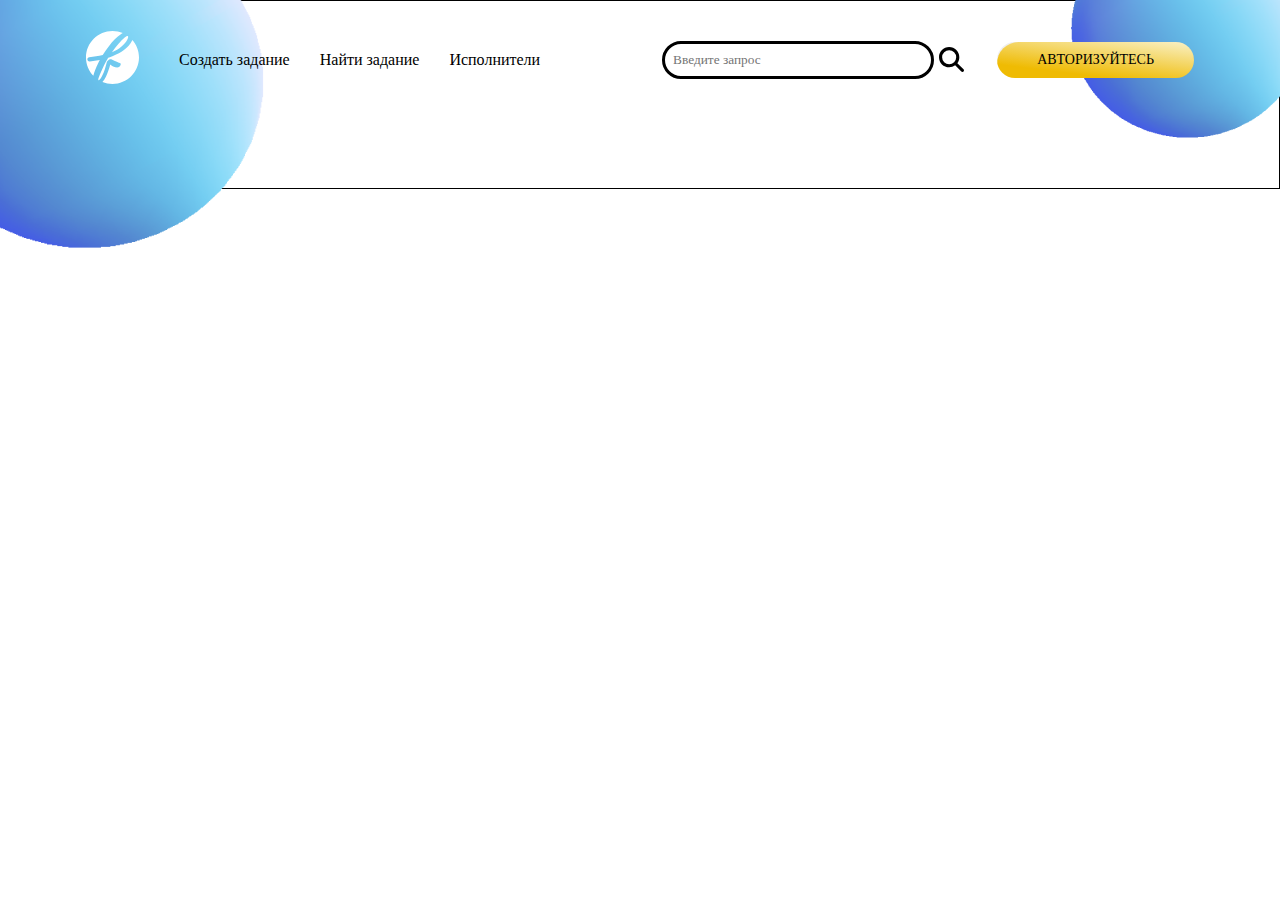
<file: Gift.html>
<!DOCTYPE html>
<html lang="en">
<head>
    <meta charset="UTF-8">
    <meta name="viewport" content="width=device-width, initial-scale=1.0">
    <title>Gift</title>
    <link rel="stylesheet" href="./style.css">
</head>
<body>
    <style>
        .head {
            margin-bottom: 100px;
        }
        .block2 {
            padding-top: 0;
        }
    </style>
    <header class="head">
        <img src="./img/Rectangle (1).png" alt="" class="head__img">
        <img src="./img/Rectangle (3).png" alt="" class="head__img2">
        <div class="head__block">
            <div class="head__block1">
                <a href="./index.html">
                    <svg xmlns="http://www.w3.org/2000/svg" width="53" height="53" viewBox="0 0 53 53" fill="none">
                        <path d="M12.402 31.8169C12.8536 30.8947 13.3241 29.9819 13.8087 29.0691C10.4918 29.7043 7.24545 30.0854 3.77798 30.4901C3.6933 30.4995 3.60861 30.5042 3.52392 30.5042C2.43711 30.5042 1.49614 29.6902 1.3644 28.5797C1.22326 27.3846 2.07954 26.3071 3.27457 26.1659C7.94647 25.6201 12.1996 25.1214 16.7539 23.9403C18.5559 21.0231 20.5366 18.1717 22.7055 15.3768C26.7941 10.1163 30.8496 6.09331 34.877 3.29838C35.545 2.83256 36.1943 2.43262 36.8248 2.07972C33.649 0.74343 30.1627 0 26.4976 0C11.8656 0 0 11.8667 0 26.5C0 33.6049 2.79938 40.0464 7.34896 44.8034C8.11114 41.4862 9.80018 37.1574 12.402 31.8169Z" fill="white"/>
                        <path d="M38.3962 6.70501C36.7259 8.1307 34.7781 10.1493 32.5527 12.7513C30.3274 15.358 28.1208 18.1858 25.9377 21.2301C29.6263 19.6868 32.8256 17.7671 35.5262 15.4662C38.2268 13.1653 40.2169 10.7468 41.4919 8.21069C42.3764 6.39917 42.4423 5.31226 41.7037 4.95466C41.1673 4.69587 40.0664 5.27932 38.3962 6.70501Z" fill="white"/>
                        <path d="M46.3616 8.96338C46.2157 9.32568 46.0558 9.69269 45.8723 10.0738C42.8235 16.3271 36.1756 21.4417 25.9426 25.4224C25.8579 25.4694 25.7732 25.5165 25.6791 25.5541C24.4794 26.0435 23.322 26.4716 22.1928 26.8575C20.5038 29.5818 19.13 32.0285 18.0761 34.1977C16.5847 37.2561 15.1591 40.4415 13.7947 43.7635C12.6326 46.5913 12.1433 48.2946 12.3127 48.8828C12.4585 48.9769 12.6044 49.0757 12.7549 49.1651C13.6065 49.2168 14.7074 47.8711 16.053 45.1139C17.1822 42.7989 18.1184 40.4839 18.8618 38.1642C19.6052 35.8492 20.2968 33.3554 20.9366 30.6923C21.0966 30.2923 21.4589 29.8641 22.0329 29.4077C22.6021 28.9513 23.2044 28.6031 23.8395 28.3584C24.47 28.1185 24.9499 28.0761 25.2792 28.2314C25.872 28.5231 26.5683 28.8995 27.3729 29.3607C27.6269 29.5206 27.928 29.6853 28.2856 29.8594C29.4712 30.4382 30.8403 30.9793 32.3976 31.478C32.647 31.5627 32.9151 31.6568 33.1974 31.7603C33.4797 31.8592 33.7526 31.9768 34.0208 32.1085C34.8488 32.5132 34.9618 33.3413 34.3548 34.5882C33.2116 36.9314 30.798 37.2043 27.1235 35.4116C26.4131 35.0634 25.4533 34.4329 24.2488 33.5107C23.736 35.5387 23.0585 37.736 22.2211 40.0981C21.3789 42.4601 20.6073 44.3704 19.8969 45.8244C18.8148 48.0405 17.6621 49.7626 16.4341 51.0142C19.5393 52.2894 22.9409 52.9999 26.5025 52.9999C41.1392 52.9999 53.0001 41.1332 53.0001 26.4999C53.0001 19.7761 50.4877 13.6404 46.3616 8.96338Z" fill="white"/>
                    </svg>
                </a>
                <div class="head__texts">
                    <h2 class="head__text">Создать задание</h2>
                    <h2 class="head__text">Найти задание</h2>
                    <h2 class="head__text">Исполнители</h2>
                </div>
            </div>
            <div class="search">
                <input type="text" placeholder="Введите запрос" class="search__input">
                <svg xmlns="http://www.w3.org/2000/svg" viewBox="0 0 512 512" class="search__svg"><!--!Font Awesome Free 6.5.1 by @fontawesome - https://fontawesome.com License - https://fontawesome.com/license/free Copyright 2024 Fonticons, Inc.--><path d="M416 208c0 45.9-14.9 88.3-40 122.7L502.6 457.4c12.5 12.5 12.5 32.8 0 45.3s-32.8 12.5-45.3 0L330.7 376c-34.4 25.2-76.8 40-122.7 40C93.1 416 0 322.9 0 208S93.1 0 208 0S416 93.1 416 208zM208 352a144 144 0 1 0 0-288 144 144 0 1 0 0 288z"/></svg>
            </div>
                <button class="head__btn">
                    Авторизуйтесь
                </button>
        </div>
        <!-- <div class="block2__head">
            <svg xmlns="http://www.w3.org/2000/svg" width="712" height="293" viewBox="0 0 712 293" fill="none">
                <path d="M705.523 16.8536C703.034 14.981 699.85 14.2211 696.745 14.3839C686.736 14.9538 678.975 20.1375 671.989 26.6781C653.791 43.776 642.791 66.0575 633.076 89.0446C632.3 90.8901 631.658 92.7627 630.962 94.6353C630.025 97.1593 628.848 98.2449 626.305 98.1363C623.415 98.0006 620.524 98.0006 617.634 98.1363C609.819 98.5434 603.129 108.666 606.126 116.021C606.768 117.595 609.177 118.952 611.024 119.414C613.78 120.119 616.751 120.038 619.641 120.065C621.755 120.092 622.13 120.906 621.702 122.888C619.748 131.572 617.955 140.257 616.055 148.941C615.868 149.756 615.6 150.733 615.038 151.221C607.304 157.707 599.516 164.14 591.701 170.517C590.309 171.657 588.596 172.444 586.991 173.258C586.402 173.557 585.626 173.448 584.957 173.503C584.983 172.878 584.983 172.254 585.037 171.63C585.305 167.233 586.455 162.674 585.626 158.494C584.448 152.415 581.022 146.689 578.748 140.935C577.784 138.52 576.499 136.267 575.081 134.123C571.816 129.184 571.843 124.136 574.466 119.387C576.714 115.316 579.363 111.489 581.718 107.499C584.796 102.262 582.361 97.5664 576.339 97.3493C566.677 96.9693 559.746 100.823 554.527 109.209C543.528 126.931 532.421 144.708 516.979 158.956C506.327 168.78 493.802 175.375 479.35 177.275C473.088 178.089 466.879 177.221 462.088 172.254C460.134 170.219 460.884 167.749 463.614 167.043C476.219 163.678 488.503 159.526 498.593 150.733C508.04 142.509 513.633 132.223 513.848 119.441C514.035 109.345 506.381 101.013 496.478 100.009C482.588 98.5977 470.572 103.211 459.786 111.652C451.329 118.247 444.772 126.497 440.169 136.24C438.724 139.28 436.77 140.42 433.719 140.392C426.547 140.338 419.401 140.474 412.229 140.284C408.75 140.202 405.94 141.288 403.611 143.812C401.925 145.63 400.239 147.449 398.66 149.348C395.529 153.175 394.298 157.49 394.351 162.565C394.646 183.137 393.254 203.573 388.544 223.629C387.42 228.46 385.573 233.128 383.994 237.823C383.7 238.719 383.245 239.75 382.549 240.32C381.318 241.351 379.846 242.111 378.454 242.98C377.972 241.514 376.955 240.021 377.116 238.61C378.267 227.619 379.337 216.6 381.023 205.69C384.315 184.467 388.731 163.488 395.368 143.052C395.93 141.315 396.974 139.768 398.366 138.601C418.197 121.775 437.038 103.971 452.587 82.8839C463.774 67.7401 473.007 51.4836 476.701 32.6759C477.718 27.5194 477.985 22.1458 477.851 16.8807C477.637 8.71177 474.105 2.41541 465.407 0.108558C463.64 0.0814184 461.901 0.0271395 460.134 0C443.461 3.8538 432.89 15.7138 423.228 28.5779C405.618 51.9721 392.719 78.0531 382.335 105.383C376.393 121.069 371.603 137.19 366.116 153.067C365.581 154.586 364.056 156.568 362.717 157.463C355.01 162.511 347.168 167.342 339.353 172.227C338.47 172.77 337.48 173.15 336.543 173.584C336.757 172.58 336.811 171.521 337.159 170.544C344.037 151.954 350.969 133.363 357.847 114.773C358.89 111.923 359.881 109.046 360.657 106.115C361.647 102.316 360.443 100.389 356.696 99.9818C345.241 98.6791 340.156 102.587 335.5 111.272C328.3 124.706 320.967 138.058 313.099 151.085C309.968 156.269 305.472 160.666 301.27 165.144C299.611 166.908 297.282 169.269 294.552 167.695C291.662 166.012 292.492 162.728 293.375 160.313C298.272 146.77 303.357 133.336 308.496 119.902C310.209 115.451 312.43 111.19 314.063 106.712C315.32 103.32 313.42 100.307 309.888 99.9547C299.53 98.9505 292.947 101.556 288.156 110.132C279.993 124.733 273.57 140.067 269.235 156.296C268.673 158.44 267.335 160.828 265.648 162.158C260.59 166.148 255.211 169.676 249.885 173.313C249.35 173.665 248.52 173.584 247.824 173.72C247.824 173.204 247.691 172.634 247.851 172.173C251.357 161.833 247.691 152.768 243.007 143.893C241.482 141.017 239.929 138.167 238.324 135.372C234.63 128.994 234.951 122.806 238.859 116.645C241.241 112.9 243.756 109.236 245.817 105.355C248.547 100.226 247.209 98.0278 241.455 97.5121C231.258 96.6436 223.39 99.819 217.529 109.101C209.339 122.046 200.695 134.775 191.167 146.743C184.37 155.292 175.993 162.593 168.017 170.11C165.609 172.39 162.263 173.855 159.105 175.022C155.814 176.244 153.271 174.29 153.512 170.762C153.699 168.102 154.288 165.388 155.225 162.891C160.096 149.566 165.154 136.322 170.078 122.996C171.122 120.146 172.112 117.27 172.835 114.339C173.798 110.322 172.407 107.798 168.446 107.201C165.1 106.685 161.621 106.848 158.222 107.038C156.509 107.147 155.145 105.871 154.743 104.188C154.074 101.366 151.424 99.4661 148.534 99.3576C138.605 99.0591 129.532 102.126 121.182 107.174C101.003 119.359 87.2738 136.783 80.3154 159.634C79.8069 161.317 78.2547 163.57 76.8095 164.574C67.8172 170.816 58.1825 175.782 47.2097 177.194C40.7331 178.008 34.2833 177.574 29.2518 172.444C26.0671 169.187 26.3615 168.129 30.59 167.016C39.8499 164.628 48.869 161.507 57.1655 156.649C70.1188 149.05 78.5491 138.221 80.6634 122.833C82.3494 110.485 75.177 101.122 63.0266 99.9818C47.3703 98.4891 34.2833 104.46 22.9893 114.854C10.839 126.009 3.34536 139.823 0.401443 155.998C0.133814 158.033 0 160.15 0 162.267V168.156C0 172.173 0.562021 176.244 2.08751 179.962C5.48639 188.212 11.963 193.694 21.2497 196.598C29.4124 199.149 37.7624 199.014 46.0857 198.064C57.1388 196.815 67.1213 192.365 76.5419 186.53C78.7364 185.173 79.7267 185.091 80.9578 187.588C83.5805 192.962 88.3175 197.06 94.1519 198.064C99.8256 199.041 105.526 198.905 111.039 196.788C117.703 194.237 123.136 189.922 128.034 184.793C130.844 181.834 130.817 181.807 132.102 185.661C135.019 194.509 140.773 198.661 149.926 198.471C156.376 198.335 161.942 195.54 167.241 192.175C183.031 182.106 195.744 168.672 207.439 154.125C212.845 147.422 212.792 147.259 216.753 154.885C219.429 160.014 221.302 165.388 221.035 171.386C220.928 173.665 220.018 174.561 217.85 174.181C217.101 174.045 216.378 173.91 215.629 173.801C209.018 172.797 202.515 172.661 196.948 177.166C192.184 181.02 189.535 186.014 190.926 192.283C193.175 202.433 204.094 204.116 215.093 202.868C219.59 202.352 223.818 200.588 227.752 198.308C229.947 197.06 232.57 196.164 235.085 195.974C245.228 195.16 254.702 192.5 263.052 186.502C265.488 184.766 266.264 185.227 267.094 187.507C269.342 193.613 274.748 198.172 281.144 198.525C286.657 198.851 291.207 196.625 295.409 193.613C302.153 188.782 307.292 182.432 311.467 175.24C311.734 174.805 312.136 174.452 312.484 174.045C312.457 174.561 312.51 175.077 312.376 175.538C311.707 177.601 310.744 179.582 310.262 181.726C308.068 191.388 302.153 197.494 293.964 202.84C277.317 213.75 261.714 226.18 248.734 241.596C241.375 250.334 236.049 260.105 234.202 271.612C232.329 283.173 239.662 292.292 251.143 292.943C258.556 293.351 265.354 291.559 271.643 287.597C281.224 281.545 288.183 272.942 294.419 263.633C307.131 244.689 316.498 223.982 325.089 202.868C325.704 201.375 326.802 199.719 328.113 198.905C337.614 193.043 347.249 187.371 356.856 181.672C357.552 181.265 358.409 181.129 359.212 180.857C359.212 181.672 359.292 182.513 359.158 183.327C357.124 197.385 354.742 211.389 353.11 225.475C352.039 234.756 352.093 244.147 355.251 253.157C357.74 260.295 363.949 264.501 370.746 263.904C377.196 263.361 382.656 260.729 387.366 256.251C397.697 246.426 402.3 233.644 405.351 220.182C409.392 202.352 410.971 184.196 411.239 165.931C411.265 163.217 411.988 162.565 414.985 163.081C419.669 163.922 424.406 164.139 429.17 164.139C431.792 164.139 432.381 164.954 432.622 167.722C434.067 185.281 442.792 195.024 460.027 197.792C470.947 199.556 481.839 198.769 492.303 194.861C512.028 187.479 526.72 174.48 541.387 155.808C543.554 153.067 544.866 151.33 546.793 149.538C547.542 148.833 548.907 146.689 550.459 149.24C554.367 155.753 558.113 162.348 557.765 170.409C557.605 174.208 557.337 174.507 553.59 173.937C548.372 173.123 543.18 172.688 538.095 174.67C531.618 177.194 526.935 184.223 527.497 190.6C528.032 196.843 533.117 201.565 540.637 202.813C549.148 204.225 557.043 202.515 564.59 198.335C566.972 197.005 569.568 196.137 572.271 195.92C584.127 194.97 594.832 191.062 604.119 183.463C607.437 180.749 610.702 177.899 613.807 174.941C615.627 173.204 616.189 173.774 616.483 175.864C616.564 176.515 616.697 177.139 616.831 177.791C619.267 188.592 625.154 196.191 636.395 198.01C649.455 200.126 661.258 196.653 671.508 188.185C675.71 184.711 678.252 180.097 679.108 174.615C679.59 171.549 679.965 168.21 676.967 166.365C674.13 164.601 671.856 167.152 669.367 168.373C664.309 170.843 659.25 173.693 653.898 175.104C647.127 176.868 641.935 172.363 641.185 165.279C641.105 164.411 641.078 163.542 641.052 162.674C640.837 148.833 644.397 135.616 647.528 122.318C648.037 120.146 649.589 120.146 651.248 120.146C657.671 120.146 664.121 120.472 670.518 120.038C676.566 119.631 682.668 118.952 688.529 117.46C694.577 115.913 698.431 111.462 699.769 105.057C700.545 101.312 698.164 98.2449 694.363 98.1635C688.69 98.0549 683.016 98.1635 677.342 98.1092C676.111 98.1092 674.88 97.8378 673.649 97.7021C674.505 96.8065 675.308 95.8023 676.245 95.0153C691.366 82.5854 703.141 67.713 708.896 48.5254C710.127 44.4002 710.956 40.1393 712 35.9598C711.92 33.4087 711.839 30.9933 711.759 28.415C710.367 24.2355 709.565 19.8932 705.523 16.8536ZM407.224 108.612C417.983 81.4184 429.036 54.3604 445.254 29.8806C446.619 27.818 448.091 25.7282 449.938 24.127C451.329 22.9057 453.845 21.413 455.023 21.9558C456.468 22.6072 457.645 23.9099 457.298 27.2752C455.933 36.6383 453.711 44.7801 450.018 52.8677C440.116 74.525 425.691 92.8441 408.723 109.182C408.268 109.643 407.545 109.833 406.957 110.132C407.037 109.616 407.037 109.074 407.224 108.612ZM27.4052 148.48C29.7336 139.741 33.6142 131.898 40.1443 125.601C43.0615 122.779 46.4871 120.852 50.6354 120.581C54.8104 120.309 57.5937 122.752 57.6473 126.877C57.0852 132.821 54.0343 137.516 49.4043 141.207C43.5165 145.902 36.7187 148.724 29.5462 150.678C27.4855 151.248 26.8164 150.705 27.4052 148.48ZM145.724 121.422C139.863 135.372 134.162 149.403 128.06 163.244C125.919 168.102 122.547 172.308 117.891 175.131C116.204 176.162 114.251 176.678 112.404 177.438C107.533 177.031 104.937 174.751 104.857 169.947C104.83 167.396 105.285 164.764 105.981 162.267C110.477 145.685 118.908 131.844 133.868 122.969C136.919 121.151 140.639 120.445 144.065 119.332C146.045 118.735 146.42 119.766 145.724 121.422ZM294.124 222.652C286.738 238.529 279.967 254.812 267.736 267.758C266.291 269.305 264.498 270.662 262.624 271.612C258.663 273.62 255.532 271.313 255.88 264.664C256.87 262.411 258.315 258.042 260.59 254.215C267.335 242.898 277.103 234.404 287.246 226.343C289.173 224.796 291.18 223.331 293.161 221.865C293.455 221.648 293.91 221.594 294.258 221.458C294.231 221.865 294.285 222.327 294.124 222.652ZM460.295 148.887C463.025 139.117 467.093 130.107 475.389 123.892C477.851 122.046 481.063 121.205 482.535 120.554C488.69 120.581 491.313 123.783 490.51 128.315C489.547 133.716 486.549 137.841 482.455 141.18C476.594 145.929 469.796 148.779 462.623 150.678C461.178 151.031 459.599 151.411 460.295 148.887ZM683.819 62.0408C677.449 73.9008 669.153 84.1595 658.528 92.3556C657.912 92.8441 657.109 93.0341 656.387 93.3869C656.494 92.6813 656.494 91.8942 656.735 91.2429C662.382 75.7734 668.323 60.4125 676.941 46.3271C678.841 43.206 681.009 40.1664 683.497 37.5339C684.702 36.2583 687.137 35.1456 688.663 35.4984C689.144 35.607 689.519 36.2312 689.867 37.0182C690.723 39.0266 690.964 41.2791 690.536 43.4231C689.171 50.0995 686.95 56.233 683.819 62.0408Z" fill="#80C3F4"/>
            </svg>
            <img src="../img/5.png" alt="" class="head__img3">
            <div class="head__block2-texts">
                <h2 class="head__title">Организуй праздник сам!</h2>
                <h2 class="head__text2">Найди проверенных людей для своего праздника</h2>
            </div>
            <img src="../img/леска желтая.svg" alt="" class="confeti1">
            <img src="../img/Rectangle (4).png" alt="" class="confeti2">
            <img src="../img/Rectangle (5).png" alt="" class="confeti3">
            <img src="../img/Rectangle (2).png" alt="" class="confeti4">
            <img src="../img/Rectangle.png" alt="" class="confeti5">
            <img src="../img/Rectangle (6).png" alt="" class="confeti6">
            <img src="../img/Rectangle (8).png" alt="" class="confeti7">
            <img src="../img/Rectangle (9).png" alt="" class="confeti8">
        </div> -->
    </header>
    <div class="block"></div>
    <script src="./Gift.js"></script>
</body>
</html>
</file>
<file: style.css>
*{ 
    padding: 0; 
    margin: 0; 
    border: 0; 
    text-decoration: none; 
    /* outline: 1px solid black; */
} 
    
:focus,:active{outline: none;} 
a:focus,a:active{outline: none;} 

nav,footer,header,aside{display: block;} 

:root {
    --aktiven: #31456a;
    --ne-aktiven: #8ca2b7;
    --aktiven-2-: #262c38;
    --ssylka: #3d95e2;
    --karandashik: #d6e4f0;
    --oshibka: #f17575;
    --onlayn: #9eed97;
    --fon-glavnoy-novyy: #80c3f4;
    --goluboy-1: #4097e3;
    --zheltyy: #ffd93b;
    --beeeelyyyyy: #fff;
    --cvet-kartochek-podlozhka: #f9faff;
}
:root {
    --font-family: "Roboto", sans-serif;
    --second-family: "Concert One", sans-serif;
    --third-family: "Helvetica Neue", sans-serif;
    --font3: "Avenir Next Cyr", sans-serif;
}

@font-face {
    font-family: Avenir Next Cyr;
    src: url(./AvenirNextCyr-Regular.otf);
}

input,button,textarea{font-family:inherit;} 

input::-ms-clear{display: none;} 
button{cursor: pointer;} 
button::-moz-focus-inner {padding:0;border:0;} 
a, a:visited{text-decoration: none;} 
a:hover{text-decoration: none;} 
ul li{list-style: none;}
ol li{list-style: none;}  
img{vertical-align: top;} 

h1,h2,h3,h4,h5,h6{font-size:inherit;font-weight: 400;} 

html{ 
scroll-behavior: smooth; 
overflow-x: hidden;
overflow-y: scroll;
border: 1px solid #000;
/* width: 100%; */
}
.head {
    width: 100%;
}
.head__img {
    position: absolute;
    top: 0;
    left: 0;
    z-index: -5;
}
.head__img2 {
    position: absolute;
    top: 0;
    right: 0;
    z-index: -5;
}
.head__texts {
    width: 450px;
    gap: 30px;
    display: flex;
    margin-left: 40px;
}
.head__ico-titlee {
    /* position: absolute; */
    z-index: 15;
    /* left: 150px; */
    /* left: 0;
    top: 0; */
    /* top: 30px; */
    cursor: pointer;
}
.head__text {
    color: var(--, #31456A);
    font-family: Roboto;
    font-size: 16px;
    font-style: normal;
    font-weight: 400;
    line-height: normal;
}
.head__block {
    max-width: 1108px;
    margin: 0 auto;
    display: flex;
    align-items: center;
    z-index: 20;
    margin-top: 30px;
    position: relative;
    justify-content: space-between;
}
.head__btn {
    color: var(--, #31456A);
    text-align: center;
    font-family: Roboto;
    font-size: 14px;
    font-style: normal;
    font-weight: 500;
    line-height: normal;
    text-transform: uppercase;
    background-image: url(./img/кнопка\ желтая.svg);
    padding: 10px 40px;
    border-radius: 20px;
}
.head__block1 {
    display: flex;
    align-items: center;
}
.block2__head {
    display: flex;
    max-width: 712px;
    margin: 0 auto;
    /* width: 100%; */
    position: relative;
    top: 85px;
    right: 40px;
}
.head__img3 {
    position: absolute;
    right: -220px;
}
.head__block2-texts {
    position: absolute;
    right: 30px;
    bottom: -40px;
    width: 300px;
    display: flex;
    /* align-items: center; */
    gap: 6px;
    flex-direction: column;
}
.head__title {
    color: var(--, #31456A);
    text-align: center;
    font-family: Roboto;
    font-size: 24px;
    font-style: normal;
    font-weight: 500;
    line-height: normal;
}
.head__text2 {
    color: var(--, #31456A);
    font-family: Roboto;
    font-size: 16px;
    font-style: normal;
    font-weight: 400;
    line-height: normal;
    margin-left: 8px;
}
.confeti1 {
    position: absolute;
    bottom: -80px;
    left: 40px;
}
.confeti2 {
    position: absolute;
    top: -100px;
    left: 100px;
}
.confeti3 {
    position: absolute;
    top: -30px;
    right: -270px;
}
.confeti4 {
    position: absolute;
    left: -150px;
    top: 80px;
}
.confeti5 {
    position: absolute;
    left: -150px;
    bottom: -120px;
}
.confeti6 {
    position: absolute;
    right: -300px;
    bottom: -20px;
}
.confeti7 {
    position: absolute;
    bottom: -200px;
    right: -270px;
}
.confeti8 {
    position: absolute;
    bottom: -200px;
    left: 55%;
}
.search {
    display: flex;
    align-items: center;
    gap: 5px;
}
.search__input {
    width: 250px;
    border: 3px solid #000;
    border-radius: 20px;
    padding: 8px;
}
.search__input:hover {
    transform: scale(1.01);
}
.search__svg {
    width: 25px;
    cursor: pointer;
}
.search__svg:hover {
    transform: scale(1.1);
}
.main {
    width: 100%;
    /* max-width: 1108px; */
    /* margin: 0 auto; */
}
.block2 {
    max-width: 1108px;
    margin: 0 auto;
    display: flex;
    flex-direction: row;
    align-items: center;
    padding-top: 270px;
    position: relative;
    padding-bottom: 133px;
    /* border: 1px solid #000; */
}
.block2__img1 {
    position: relative;
}
.block2__confeti1 {
    position: absolute;
    left: -120px;
    top: -50px;
}
.block2__confeti2 {
    position: absolute;
    top: 33%;
    right: 0;
}
.block2__texts {
    display: flex;
    flex-direction: column;
    align-items: left;
}
.block2__text1 {
    color: var(--, #31456A);
    font-family: Roboto;
    font-size: 24px;
    font-style: normal;
    font-weight: 500;
    width: 457px;
}
.block2__text2 {
    color: var(--, #31456A);
    font-family: Roboto;
    font-size: 14px;
    font-style: normal;
    font-weight: 400;
    /* width: 373px; */
    max-width: 290px;
    margin-top: 24px;
}
.block2__text3 {
    color: #31456A;
    font-family: Roboto;
    font-size: 14px;
    font-style: normal;
    font-weight: 600;
    margin-top: 33px;
}
.block2__img2 {
    position: relative;
}
.block2__img {
    width: 400px;
    position: absolute;
    right: -220px;
    top: -80px;
}
.block2__confeti3 {
    position: absolute;
    bottom: -100px;
    left: 110px;
}
.block2__confeti4 {
    position: absolute;
    left: -120px;
    bottom: -180px;
}
.block2__confeti5 {
    position: absolute;
    right: -400px;
    top: 70px;
}
.block2__confeti6 {
    position: absolute;
    top: 180px;
    left: -170px;
}
.block2__confeti7 {
    position: absolute;
    left: -130px;
    top: -80px;
}
.block3 {
    width: 100%;
    /* max-width: 1200px; */
    display: flex;
    align-items: center;
    justify-content: center;
    /* border: 1px solid #000; */
}
.block3__img {
    position: relative;
}
.block3__block2 {
    /* max-width: 1108px; */
    /* margin: 0 auto; */
    /* margin-left: 550px; */
    display: flex;
    align-items: center;
}
.block3__bgraund {
    position: absolute;
    max-width: 1200px;
    margin: 0 auto;
    display: flex;
    align-items: center;
    justify-content: center;
    /* margin-left: -150px; */
    z-index: -15;
}
.block3__box {
    max-width: 1108px;
    margin: 0 auto;
    gap: 65px;
    display: flex;
    align-items: center;
    /* border: 1px solid #000; */
}
.__block {
    display: flex;
    flex-direction: column;
    align-items: center;
    align-self: flex-start;
    gap: 20px;
}
.block3__block-title {
    font-family: var(--font-family);
    font-weight: 500;
    font-size: 16px;
    line-height: 100%;
    color: var(--aktiven);
}
.block3__title {
    font-family: var(--font-family);
    font-weight: 500;
    font-size: 35px;
    color: var(--aktiven);
    text-align: center;
    margin-bottom: 70px;
}
.block3__block-text {
    font-family: var(--font-family);
    font-weight: 400;
    font-size: 14px;
    line-height: 100%;
    text-align: center;
    color: var(--ne-aktiven);
}
.block3__texts {
    display: flex;
    flex-direction: column;
    align-items: start;
}
.block3__block2-text1 {
    font-family: var(--font-family);
    font-weight: 500;
    font-size: 35px;
    color: var(--aktiven);
}
.block3__block2-text2 {
    font-family: var(--font-family);
    font-weight: 400;
    font-size: 14px;
    line-height: 136%;
    color: var(--aktiven);
    margin-top: 20px;
    max-width: 250px;
}
.block3__btn {
    font-family: var(--font-family);
    font-weight: 500;
    font-size: 14px;
    text-align: center;
    color: var(--aktiven);
    border-radius: 100px;
    width: 241px;
    height: 43px;
    background: linear-gradient(151deg, #f9f0c3 0%, #efbb03 77.98%);
    margin-top: 30px;
}
.block3__confeti1 {
    position: absolute;
    left: 0px;
    top: -35px;
    transform: rotate(-55deg);
}
.block3__confeti2 {
    position: absolute;
    top: -50px;
    right: 250px;
}
.block3__confeti3 {
    position: absolute;
    right: -110px;
    top: -130px;
    /* transform: rotate(79deg); */
}
.block3__confeti4 {
    position: absolute;
    left: -350px;
    top: -120px;
}
.block3__confeti5 {
    position: absolute;
    left: -500px;
    top: 150px;
    transform: rotate(-130deg);
}
.block3__confeti6 {
    position: absolute;
    left: -210px;
    bottom: -180px;
}
.block3__confeti7 {
    position: absolute;
    bottom: -80px;
    left: 250px;
}
.block3__confeti8 {
    position: absolute;
    bottom: -170px;
    right: 0;
}
.block4 {
    width: 100%;
    /* max-width: 1108px; */
    display: flex;
    align-items: center;
    /* margin: 0 auto; */
    justify-content: space-between;
    /* gap: 200px; */
    /* border: 1px solid #000; */
}
.block4__images {
    position: relative;
    width: 50%;
    /* border: 1px solid #000; */
    /* max-width: 500px; */
    /* height: 800px; */
    /* border: 1px solid #000; */
}
.man {
    position: relative;
    background-image: url(./img/Group\ 3980.png);
    background-size: 150%;
    background-position: center;
    background-repeat: no-repeat;
    max-width: 500px;
    height: 100%;
}
.block4__bgraund {
    position: absolute;
    top: 0;
    left: 0;
    /* border: 1px solid #000; */
    /* margin-left: -150px; */
}
.block4__img-man {
    position: sticky;
    /* top: 200px; */
    top: 0;
    /* right: -120px; */
    /* width: 454px; */
    width: 70%;
    right: 0px;
    transform: translateX(70px);
}
.block4__box2 {
    display: flex;
    align-items: center;
    flex-direction: column;
    width: 50%;
    /* border: 1px solid #000; */
    /* border: 1px solid #000; */
    /* margin-right: 600px; */
}
.block4__box2-title {
    font-family: var(--font-family);
    font-weight: 500;
    font-size: 35px;
    color: var(--aktiven);
    margin-right: 200px;
    margin-bottom: 40px;
}
.block4__texts {
    display: flex;
    align-items: center;
    flex-direction: column;
    margin-right: 150px;
}
.block4__inside1 {
    display: flex;
    align-items: center;
    margin-right: 50px;
}
.block4__img1 {
}
.block4__text1 {
    font-family: var(--font-family);
    font-weight: 400;
    font-size: 14px;
    color: var(--aktiven);
    max-width: 220px;
}
.block4__inside2 {
    display: flex;
    align-items: center;
    margin-left: 150px;
}
.block4__img2 {
}
.block4__text2 {
    font-family: var(--font-family);
    font-weight: 400;
    font-size: 14px;
    color: var(--aktiven);
    max-width: 200px;
}
.block4__inside3 {
    display: flex;
    align-items: center;
}
.block4__img3 {
}
.block4__text3 {
    font-family: var(--font-family);
    font-weight: 400;
    font-size: 14px;
    color: var(--aktiven);
    max-width: 200px;
}
.block4__btn {
    /* background: linear-gradient(151deg, #f9f0c3 0%, #efbb03 77.98%); */
    background-image: url(./img/Rectangle\ 155.png);
    border-radius: 100px;
    width: 258px;
    height: 42px;
    font-family: var(--font-family);
    font-weight: 500;
    font-size: 14px;
    text-align: center;
    color: var(--aktiven);
    margin-right: 150px;
    margin-top: 60px;
}
.block4__confeti1 {
    position: absolute;
    left: 50px;
    top: 430px;
}
.block4__confeti2 {
    position: absolute;
    top: 540px;
    left: 120px;
}
.block4__confeti3 {
    position: absolute;
    top: 300px;
    left: 120px;
}
.block4__confeti4 {
    position: absolute;
    left: -80px;
    top: 250px;
}
.block4__confeti5 {
    position: absolute;
    bottom: 250px;
    left: -60px;
}
.block4__confeti6 {
    position: absolute;
    right: -180px;
    top: 350px;
}
.block4__confeti7 {
    position: absolute;
    top: 320px;
    right: -670px;
}
.block4__confeti8 {
    position: absolute;
    bottom: 110px;
    left: 200px;
}
.block4__confeti9 {
    position: absolute;
    bottom: 0px;
    left: 450px;
}
.block5 {
    max-width: 1108px;
    margin: 0 auto;
    display: flex;
    flex-direction: column;
    align-items: center;
    /* margin-right: 500px; */
    /* border: 1px solid #000; */
}
.block5__title {
    font-family: var(--font-family);
    font-weight: 500;
    font-size: 35px;
    color: var(--aktiven);
    text-align: center;
    margin: 106px 0;
}
.block5__box {
    max-width: 1108px;
    margin: 0 auto;
    display: flex;
    align-items: center;
    gap: 120px;
    position: relative;
    /* border: 1px solid #000; */
}
.block5__inside {
    display: flex;
    flex-direction: column;
    align-items: center;
    text-align: center;
}
.block5__text1 {
    font-family: var(--font-family);
    font-weight: 400;
    font-size: 14px;
    text-align: center;
    color: var(--aktiven);
    max-width: 250px;
    /* margin-right: 103px; */
}
.block5__text2 {
    font-family: var(--font-family);
    font-weight: 400;
    font-size: 14px;
    color: var(--aktiven);
    max-width: 250px;
    /* margin-right: 123px; */
}
.block5__text3 {
    font-family: var(--font-family);
    font-weight: 400;
    font-size: 14px;
    text-align: center;
    color: var(--aktiven);
    max-width: 250px;
}
.block5__svg {
    position: absolute;
    fill: var(--zheltyy);
    left: -150px;
}
.block5__confeti1 {
    position: absolute;
    bottom: -150px;
    left: -100px;
}
.block5__confeti2 {
    position: absolute;
    bottom: -250px;
    left: 300px;
}
.block5__confeti3 {
    position: absolute;
    right: -110px;
    bottom: -200px;
}
.block5__svg2 {
    position: absolute;
    right: -100px;
}
.block5__confeti4 {
    position: absolute;
    top: -150px;
    right: 200px;
}
.block5__confeti5 {
    position: absolute;
    top: -200px;
    left: -280px;
}
.block5__confeti6 {
    position: absolute;
    top: -250px;
    right: -220px;
}
.block6 {
    max-width: 1108px;
    margin: 0 auto;
    display: flex;
    align-items: center;
    gap: 89px;
    margin-top: 200px;
}
.block6__texts {
    display: flex;
    flex-direction: column;
    gap: 60px;
    position: relative;
}
.block6_title {
    font-family: var(--font-family);
    font-weight: 500;
    font-size: 35px;
    color: var(--aktiven);
}
.block6__img {
    position: relative;
}
.block6__confeti1 {
    position: absolute;
    left: -100px;
    top: 100px;
}
.block6__confeti2 {
    position: absolute;
    left: 200px;
    bottom: -50px;
}
.block6__confeti3 {
    position: absolute;
    top: 50px;
    right: 0;
}
.block6__confeti4 {
    position: absolute;
    left: 0;
    bottom: -150px;
}
.auto__All {
    display: flex;
    flex-direction: column;
    align-items: center;
}
.input__auto {
    display: flex;
    align-items: center;
    gap: 5px;
}
.auto__poisc-Gift, .auto__poisc-gift, .auto__poisc-G, .auto__poisc-g, .auto__poisc-Easyfest, .auto__poisc-easyfest, .auto__poisc-E, .auto__poisc-e, .auto__poisc-How, .auto__poisc-how, .auto__poisc-H, .auto__poisc-h, .auto__poisc-Advantages, .auto__poisc-advantages, .auto__poisc-A, .auto__poisc-a, .auto__poisc-Reviews, .auto__poisc-reviews, .auto__poisc-R, .auto__poisc-r,.auto__poisc-News, .auto__poisc-news, .auto__poisc-N, .auto__poisc-n {
    /* opacity: 0; */
    transform: scale(0);
    position: absolute;
    display: flex;
    flex-direction: column;
    top: 77px;
    width: 250px;
    background: inherit;
    color: black;
    font-weight: 400;
    font-size: 20px;
    margin-right: 30px;
    /* transition: 0.5s; */
}
.auto__poisc-Gift.new, .auto__poisc-gift.new, .auto__poisc-G.new, .auto__poisc-g.new, .auto__poisc-Easyfest.new, .auto__poisc-easyfest.new, .auto__poisc-E.new, .auto__poisc-e.new, .auto__poisc-How.new, .auto__poisc-how.new, .auto__poisc-H.new, .auto__poisc-h.new, .auto__poisc-Advantages.new, .auto__poisc-advantages.new, .auto__poisc-A.new, .auto__poisc-a.new, .auto__poisc-Reviews.new, .auto__poisc-reviews.new, .auto__poisc-R.new, .auto__poisc-r.new, .auto__poisc-News.new, .auto__poisc-news.new, .auto__poisc-N.new, .auto__poisc-n.new {
    /* opacity: 1; */
    transform: scale(1);
    cursor: pointer;
}
.box {
    padding: 5px;
    background: #585858f3;
    color: white;
    text-shadow: 0 0 5px black;
    z-index: 20;
    transition: 0.5;
}
.box:hover {
    transform: scale(1.02);
}
.box__first {
    padding: 5px;
    background: rgb(81, 79, 79);
    color: white;
    text-shadow: 0 0 5px black;
    z-index: 20;
    transition: 0.5;
}
.box__first:hover {
    transform: scale(1.02);
}
/* .box__second {
    padding: 5px;
    background: rgb(68, 67, 67);
    color: white;
    text-shadow: 0 0 5px black;
    z-index: 20;
}
.box__third {
    padding: 5px;
    background: rgb(61, 59, 59);
    color: white;
    text-shadow: 0 0 5px black;
    z-index: 20;
} */
.block7 {
    max-width: 1108px;
    margin: 0 auto;
    display: flex;
    align-items: center;
    flex-direction: column;
    padding-bottom: 100px;
}
.block7__box {
    display: flex;
    flex-direction: column;
    gap: 19px;
}
.block7__images1 {
    display: flex;
    align-items: center;
    gap: 22.3px;
}
.block7__img1 {
}
.block7__img2 {
}
.block7__images2 {
    display: flex;
    align-items: center;
    gap: 22.3px;
}
.block7__img3 {
}
.block7__img4 {
}
.block7__text {
    font-family: var(--font-family);
    font-weight: 500;
    font-size: 35px;
    color: var(--aktiven);
    margin-top: 60px;
    margin-bottom: 60px;
    text-align: center;
}
.foot__bgraund {
    width: 100%;
    background: var(--goluboy-1);
}
.foot {
    max-width: 1108px;
    margin: 0 auto;
    display: flex;
    /* align-items: center;
    justify-content: space-around; */
    padding-bottom: 18px;
    padding-top: 32px;
}
.foot__left {
    display: flex;
    align-items: center;
    justify-content: space-between;
}
.foot__block1 {
    display: flex;
    flex-direction: column;
    margin-right: 50px;
}
.foot__text {
    font-family: var(--font-family);
    font-weight: 400;
    font-size: 14px;
    color: var(--beeeelyyyyy);
}
.foot__text2 {
    margin-top: 35px;
    font-family: var(--font-family);
    font-weight: 400;
    font-size: 8px;
    color: var(--beeeelyyyyy);
    text-decoration: underline;
    text-decoration-skip-ink: none;
}
.foot__block2 {
    display: flex;
    flex-direction: column;
    gap: 15.5px;
    margin-right: 73px;
    margin-top: -15px;
}
.foot__text3 {
    font-family: var(--font-family);
    font-weight: 400;
    font-size: 14px;
    color: #64b1f3;
}
.foot__block3 {
    display: flex;
    flex-direction: column;
    gap: 10.5px;
    margin-right: 80px;
    margin-top: -15px;
}
.foot__block4 {
    display: flex;
    flex-direction: column;
    gap: 6px;
    margin-right: 50px;
    margin-top: -15px;
}
.foot__text4 {
    font-family: var(--font-family);
    font-weight: 400;
    font-size: 12px;
    line-height: 183%;
    color: #9ecdf6;
}
.foot__text5 {
    font-family: var(--font-family);
    font-weight: 400;
    font-size: 14px;
    line-height: 157%;
    color: var(--beeeelyyyyy);
}
.foot__block5 {
    display: flex;
    flex-direction: column;
    gap: 7px;
    margin-top: -40px;
}
.foot__text6 {
    font-family: var(--font-family);
    font-weight: 400;
    font-size: 12px;
    line-height: 183%;
    color: #9ecdf6;
}
.foot__rigth {
    display: flex;
    align-items: center;
    justify-content: space-around;
}
.foot__block1-right {
    margin-top: -60px;
    margin-right: 36px;
    margin-left: 72px;
}
.foot__block2-right {
    display: flex;
    flex-direction: column;
    gap: 26px;
    margin-top: -10px;
}
.wk {
    position: relative;
}
.svg {
    position: absolute;
    bottom: -15px;
    right: -10px;
}
.foot__svg {
    display: flex;
    align-items: center;
    gap: 17px;
}
.block7__imgs {
    display: none;
}
@media (max-width: 1580px) {
    /* html {
        width: 99%;
    } */
    .head__block {
        /* display: none; */
    }
}
/* Стилі для великих екранів (дисплей максимум 1199рх) */
@media (max-width: 1199px) {
    /* .head__block {
        display: none;
    } */
    .block2__head {
        margin-top: 150px;
    }
    .block6 {
        display: flex;
        flex-direction: column;
    }
    .block3__box {
        padding: 0 20px;
    }
    .foot__bgraund, .foot {
        display: none;
    }
}

/* Стилі для середніх екранів (дисплей максимум 991рх) */
    @media (max-width: 991px) {
        .block3__box, .block3__title {
            display: none;
        }
        .block3__block2 {
            /* margin-left: 100px; */
            display: flex;
            flex-direction: column-reverse;
        }
        .block7__images1, .block7__images2 {
            display: flex;
            flex-direction: column;
        }
        .block7__img1, .block7__img2, .block7__img3, .block7__img4 {
            width: 507px;
            display: none;
        }
        .block7__imgs {
            display: block;
            width: 507px;
        }
        .head__img3 {
            /* transform: rotate(16deg);
            right: -150px; */
            right: -70px;
        }
        .SVG {
            max-width: 500px;
            position: relative;
            left: 50px;
        }
        .head__block2-texts {
            position: absolute;
            right: 180px;
            bottom: -40px;
            width: 300px;
            display: flex;
            align-items: center;
            gap: 6px;
            flex-direction: column;
            z-index: 150;
        }
        .block3__confeti7 {
            z-index: -15;
            display: none;
        }
        .block2__img {
            display: none;
        }
        .block5__box {
            display: flex;
            flex-direction: column;
            align-items: center;
        }
        .block7__img1 {
            background-image: url(./img/Rectangle\ 314.png);
        }
        .block5__img1, .block5__img2, .block5__img3 {
            width: 100%;
        } 
        .block5__text1, .block5__text2, .block5__text3 {
            font-size: 20px;
        }
    }

/* Стилі для малих екранів (дисплей максимум 767рх) */
    @media (max-width: 767px) {
        .head__img3 {
            /* top: 100px; */
            /* right: -60px; */
            position: relative;
            right: -20px;
            max-width: 220px;
            /* width: 100%; */
        }
        .SVG {
            left: 100px;
            /* max-width: 450px; */
            /* max-width: 600px; */
        }
        .head__block2-texts {
            /* bottom: 40px; */
            right: 180px;
        }
        .block2__img-man {
            width: 250px;
        }
        .block2__text1 {
            font-size: 18px;
            width: 300px;
        }
        .block2__text2 {
            font-size: 12px;
        }
        .block2__text3 {
            font-size: 12px;
        }
        .block6__imgs {
            display: none;
        }
    }

    @media (max-width: 630px) {
        .head__img3 {
            /* top: 100px; */
            /* right: -60px; */
            position: relative;
            right: -20px;
            max-width: 200px;
            /* width: 100%; */
        }
        
        .head__block2-texts {
            /* bottom: 40px; */
            right: 150px;
        }
    }
/* Стилі для дуже малих екранів (дисплей максимум 575рх) */
    @media (max-width: 575px) {
        .head__img2 {
            display: none;
        }
        /* .head__img3 {
            width: 200px;
            right: -100px;
        } */
        /* .SVG {
            width: 400px;
        } */
        .head__title {
            font-size: 20px;
        }
        .head__text2 {
            font-size: 12px;
        }
        .head__block2-texts {
            left: 100px;
            z-index: 150;
            align-items: start;
            bottom: 0;
        }
        .block2__img-man {
            width: 200px;
        }
        .block4 {
            display: none;
        }
        .block7__imgs {
            width: 100%;
        }
        .block2__img-man {
            width: 190px;
        }
    }
    @media (max-width: 500px) {
        .head {
            width: 100%;
        }
        /* .SVG {
            width: 300px;
            left: 50px;
        } */
        /* .head__img3 {
            width: 150px;
            right: -80px;
        } */
        .head__block2-texts {
            left: 50px;
            width: 250px;
            text-align: center;
            bottom: 20px;
        }
        .block2__img-man {
            width: 150px;
        }
        .block6__texts {
            width: 100%;
            text-align: center;
        }
    }
    @media (max-width: 375px) {
    }
</file>
